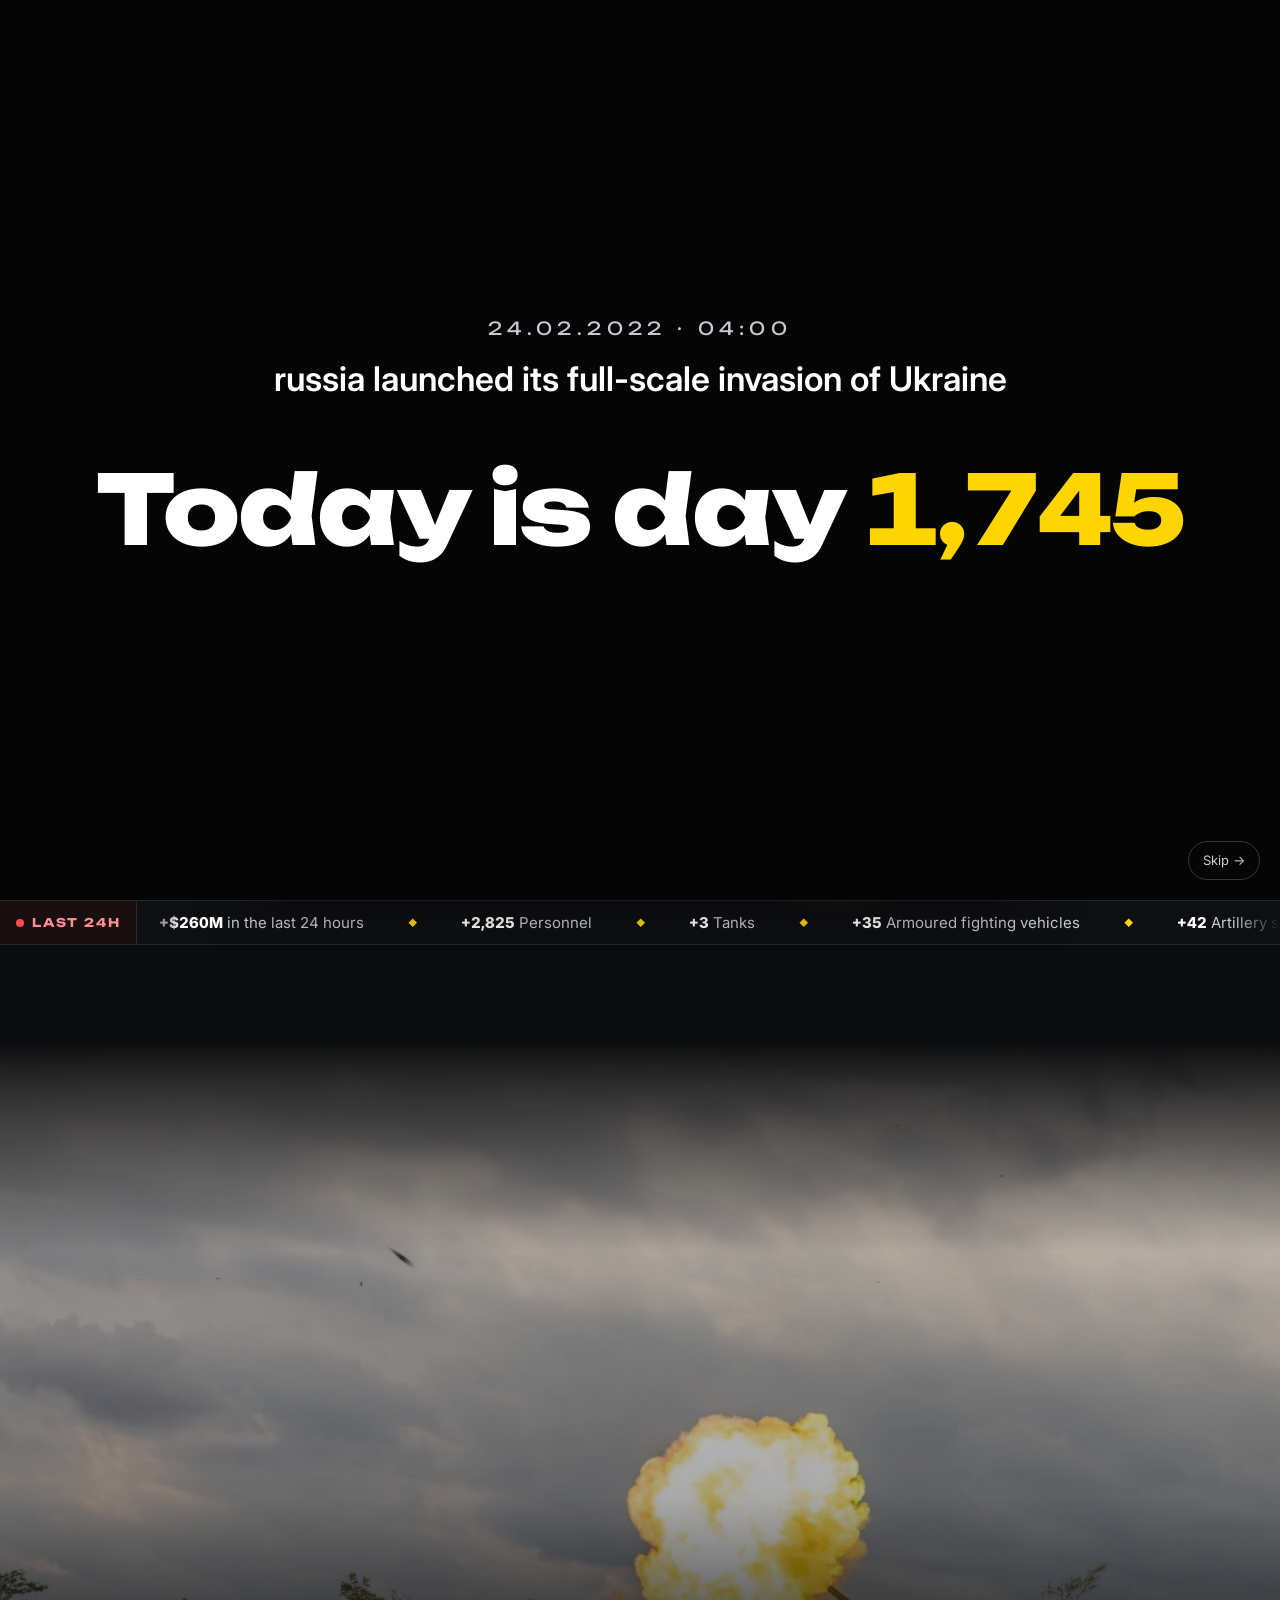
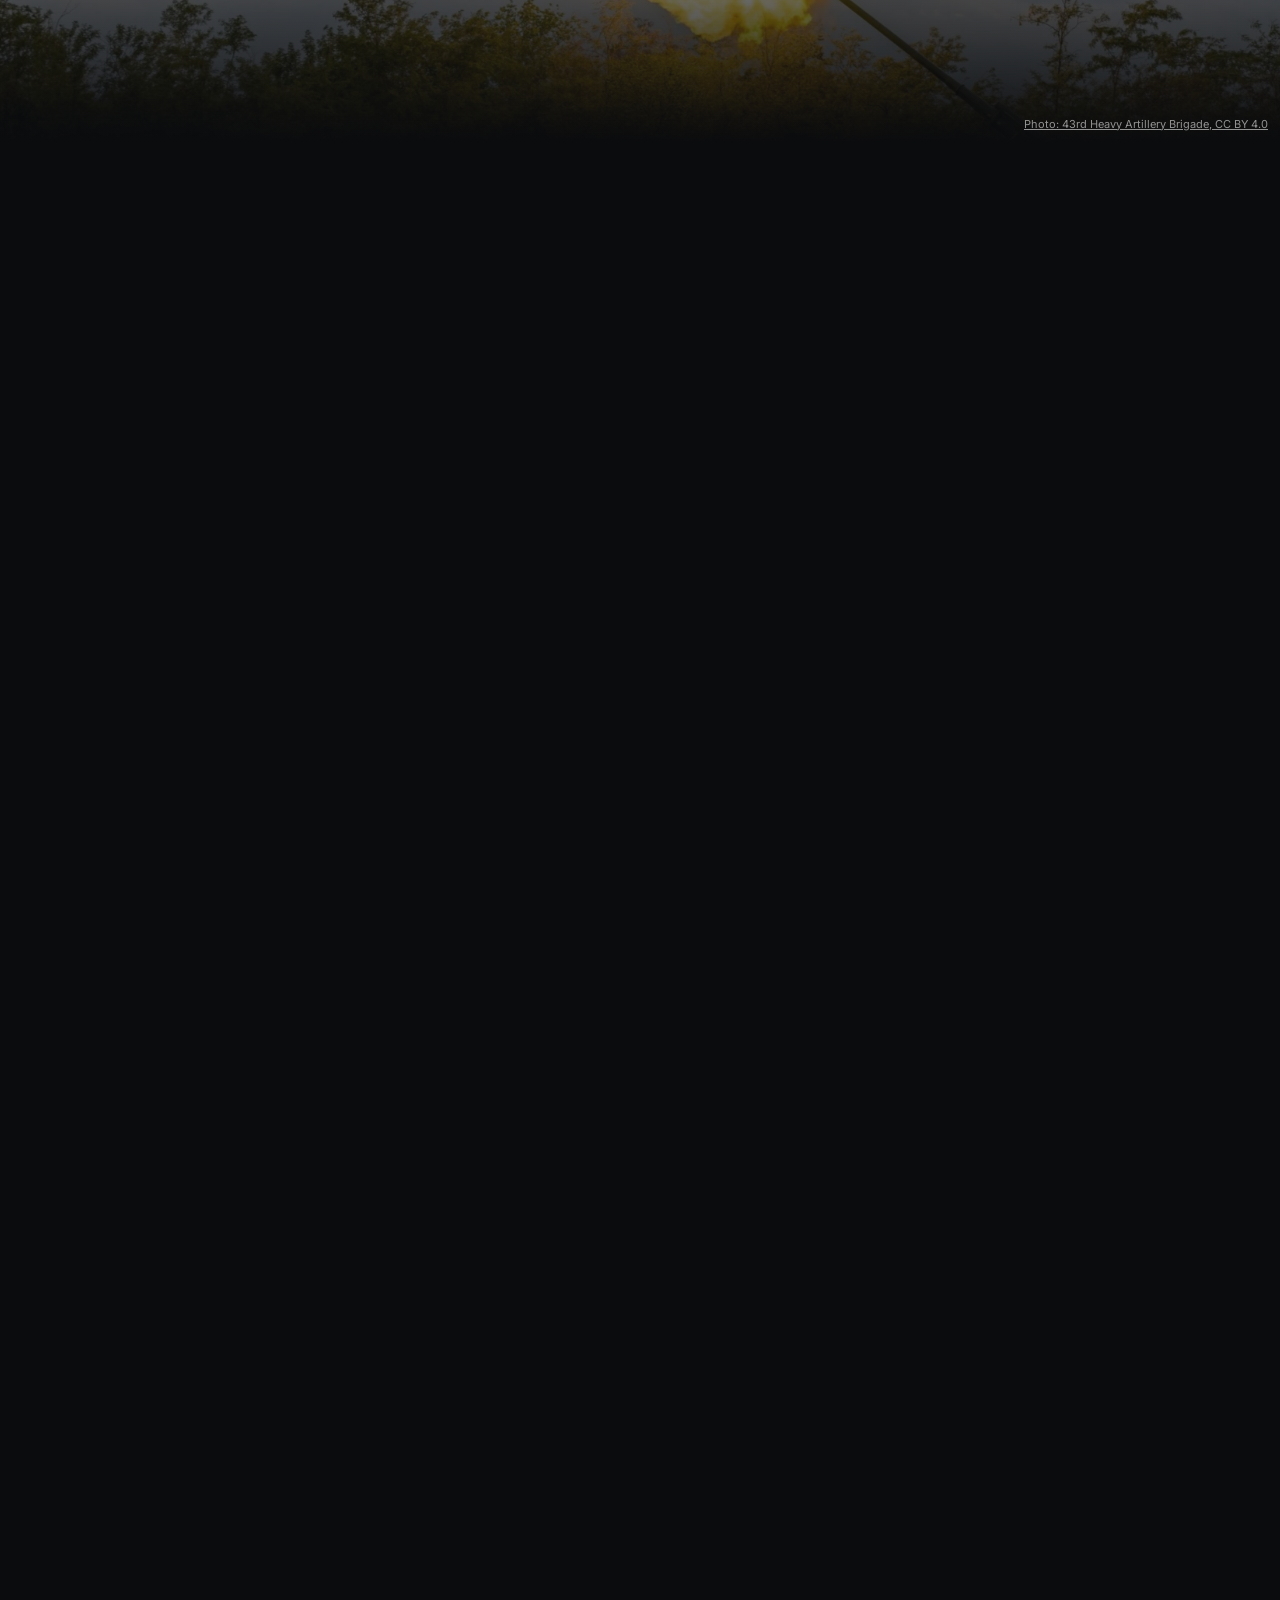
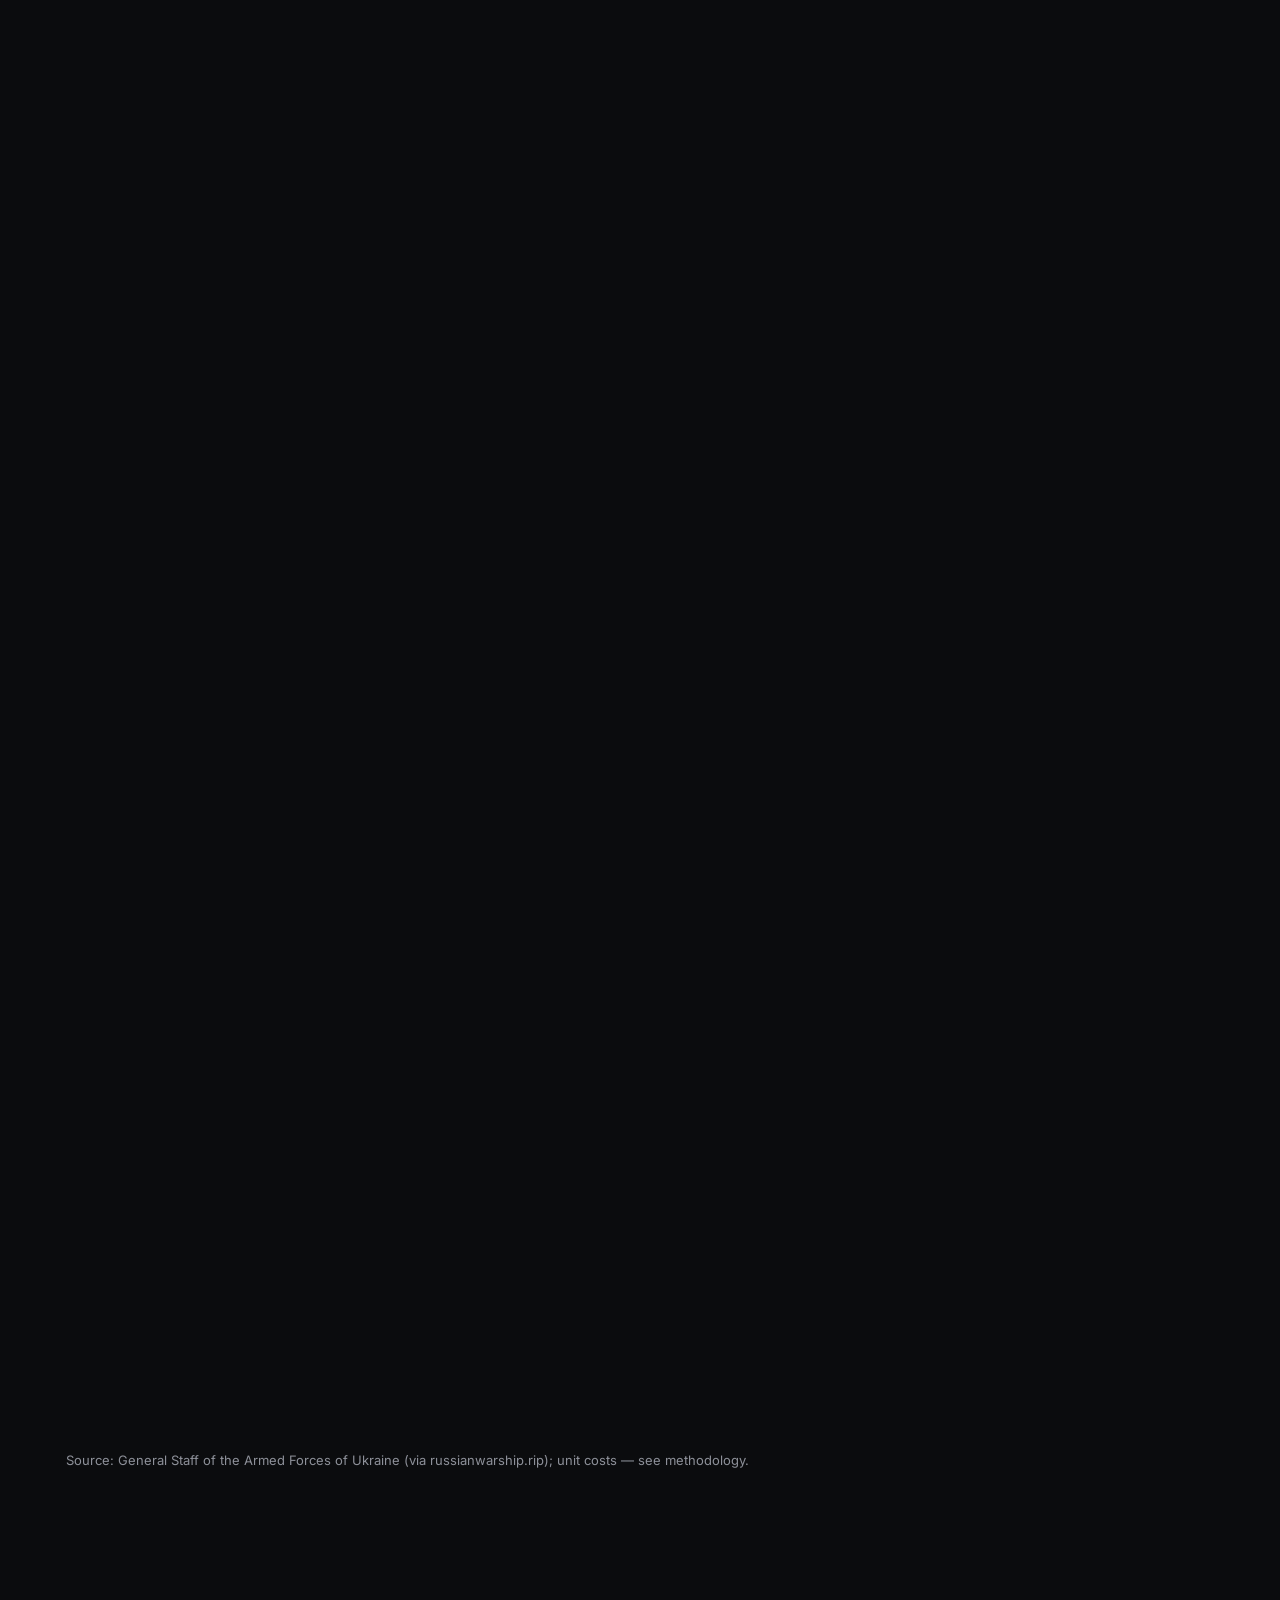
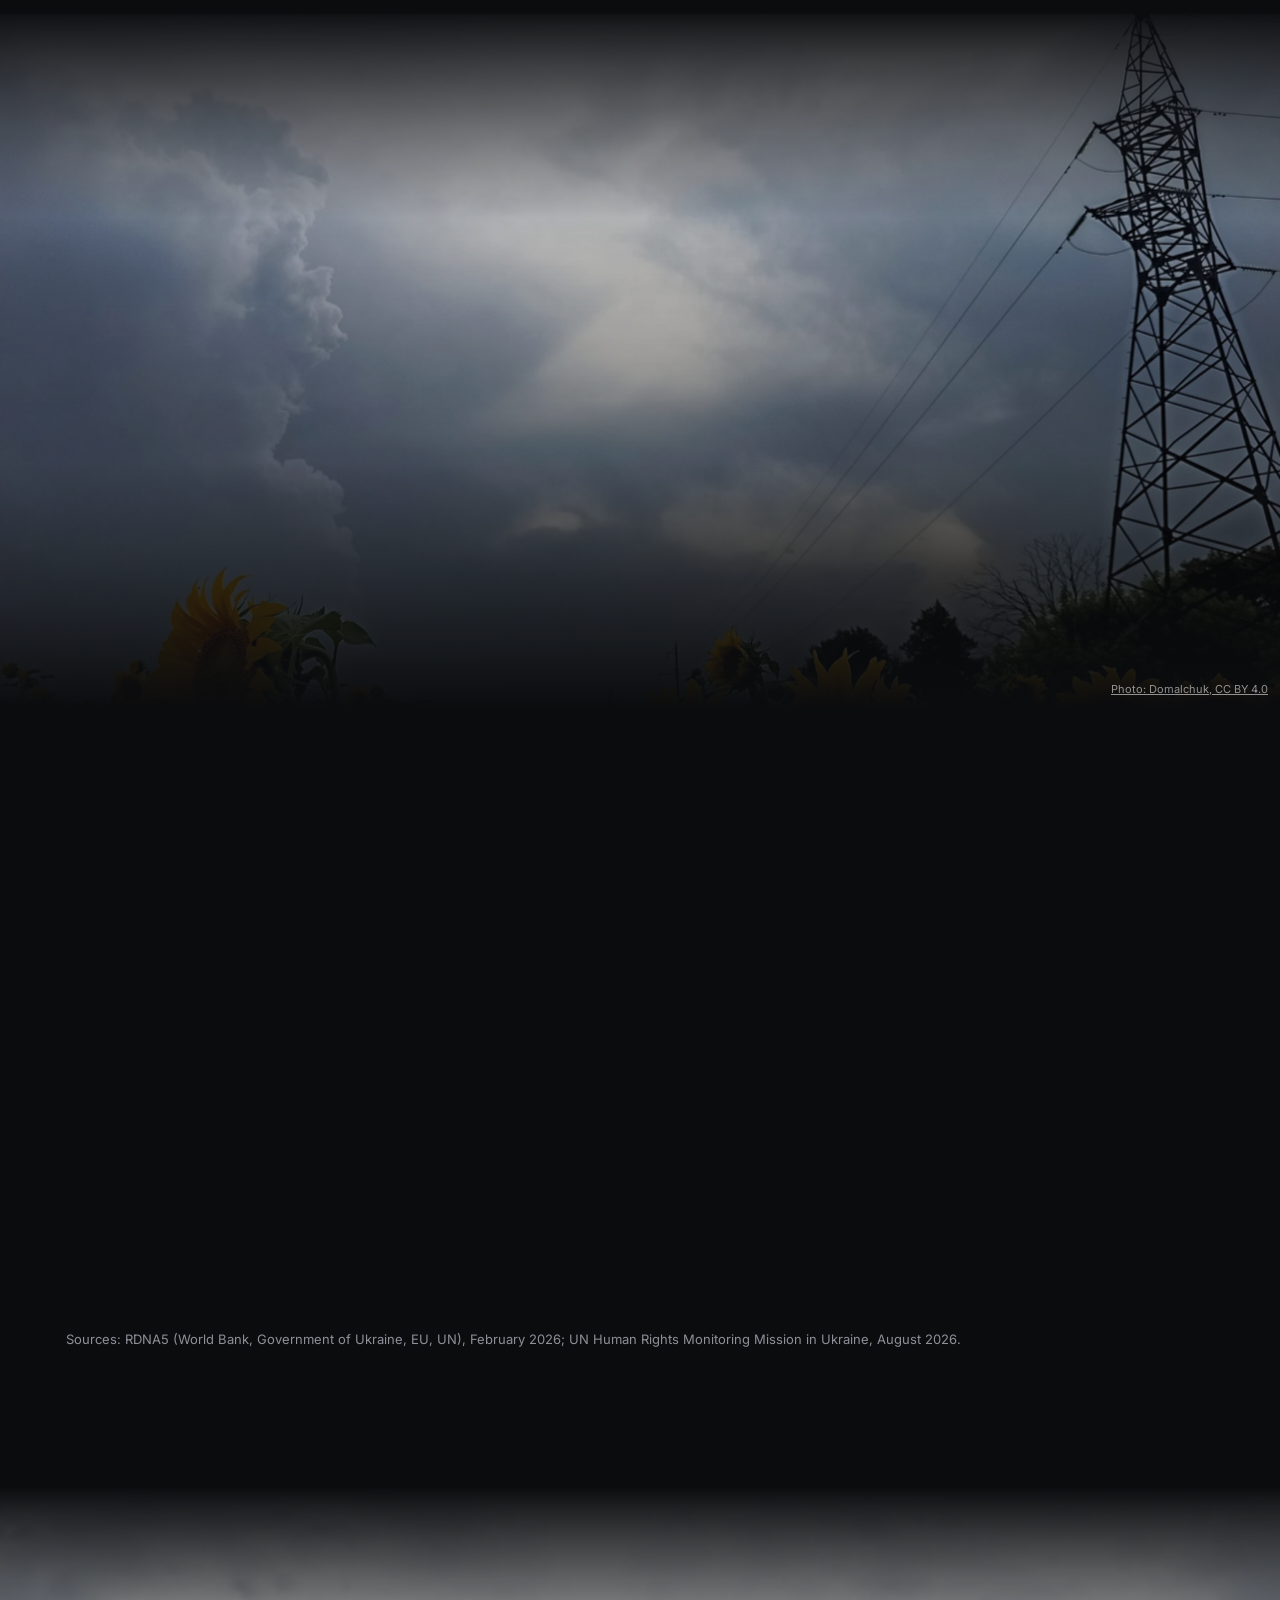
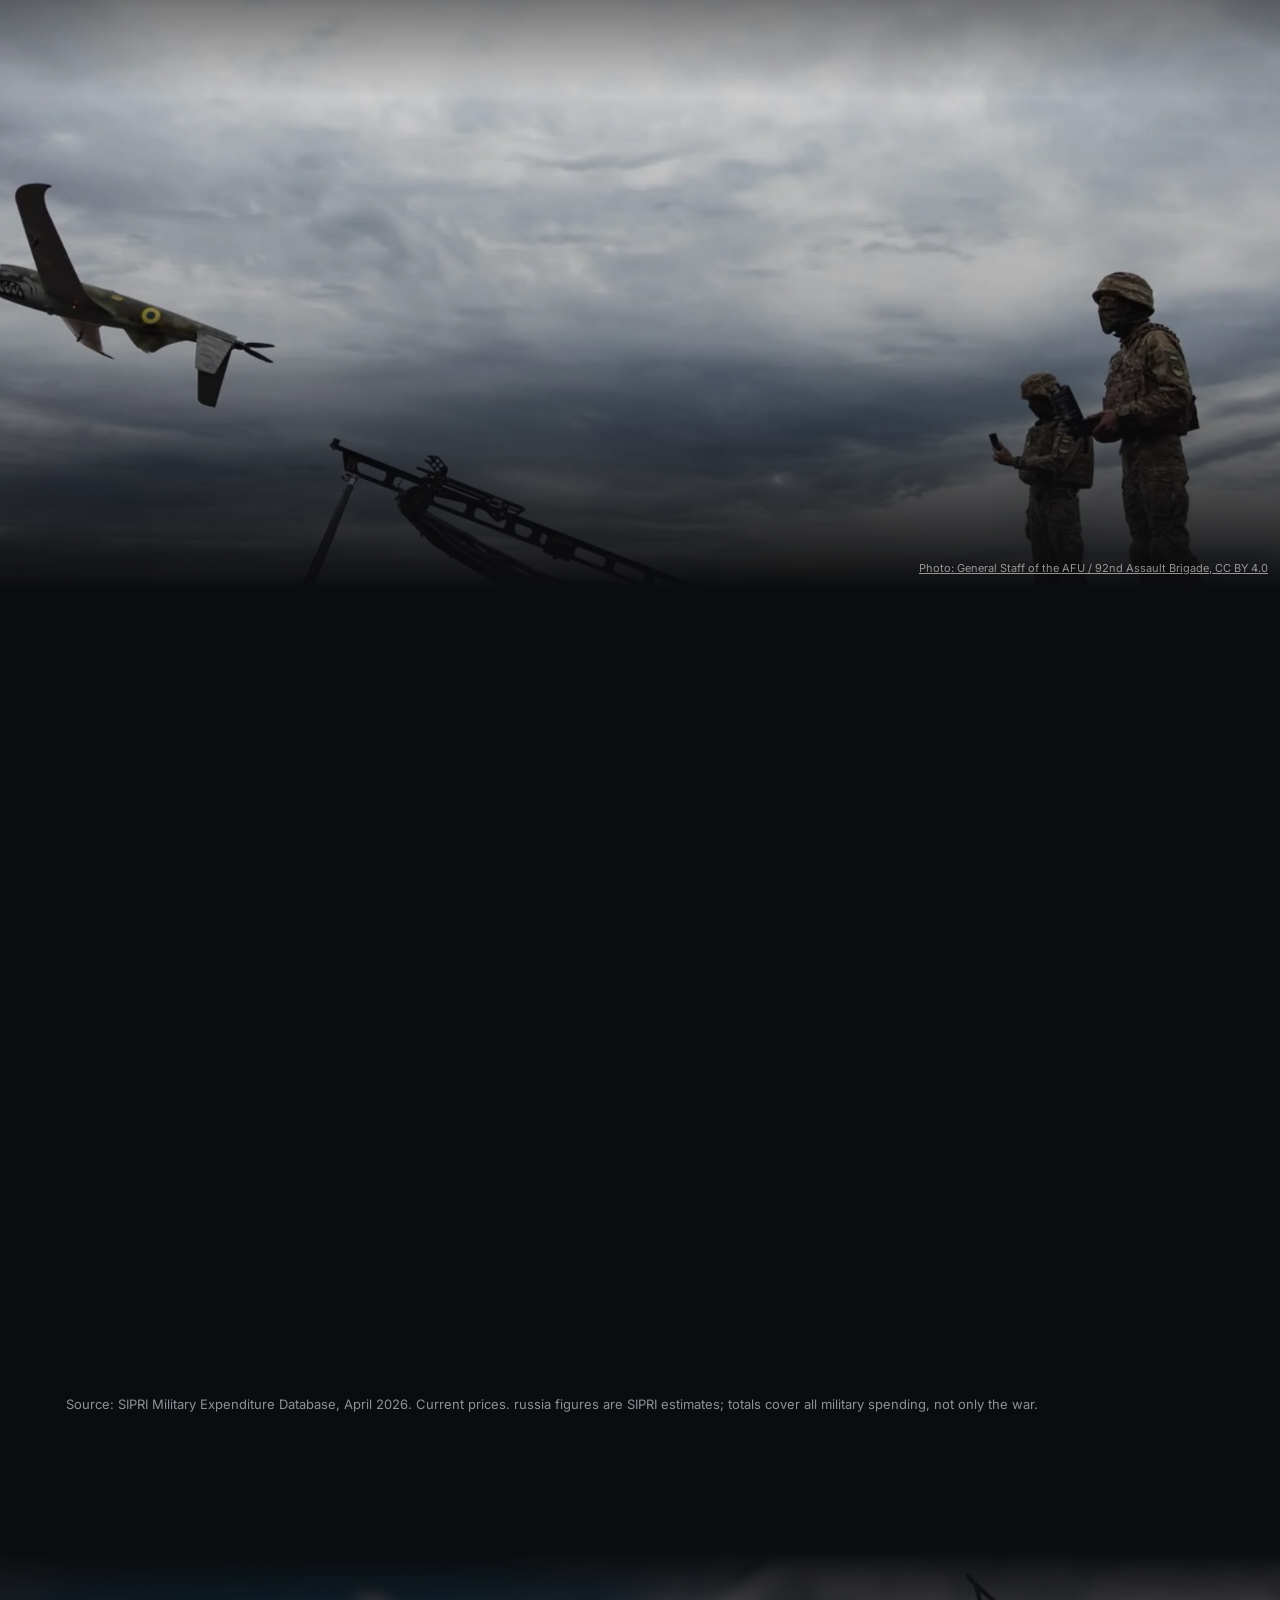
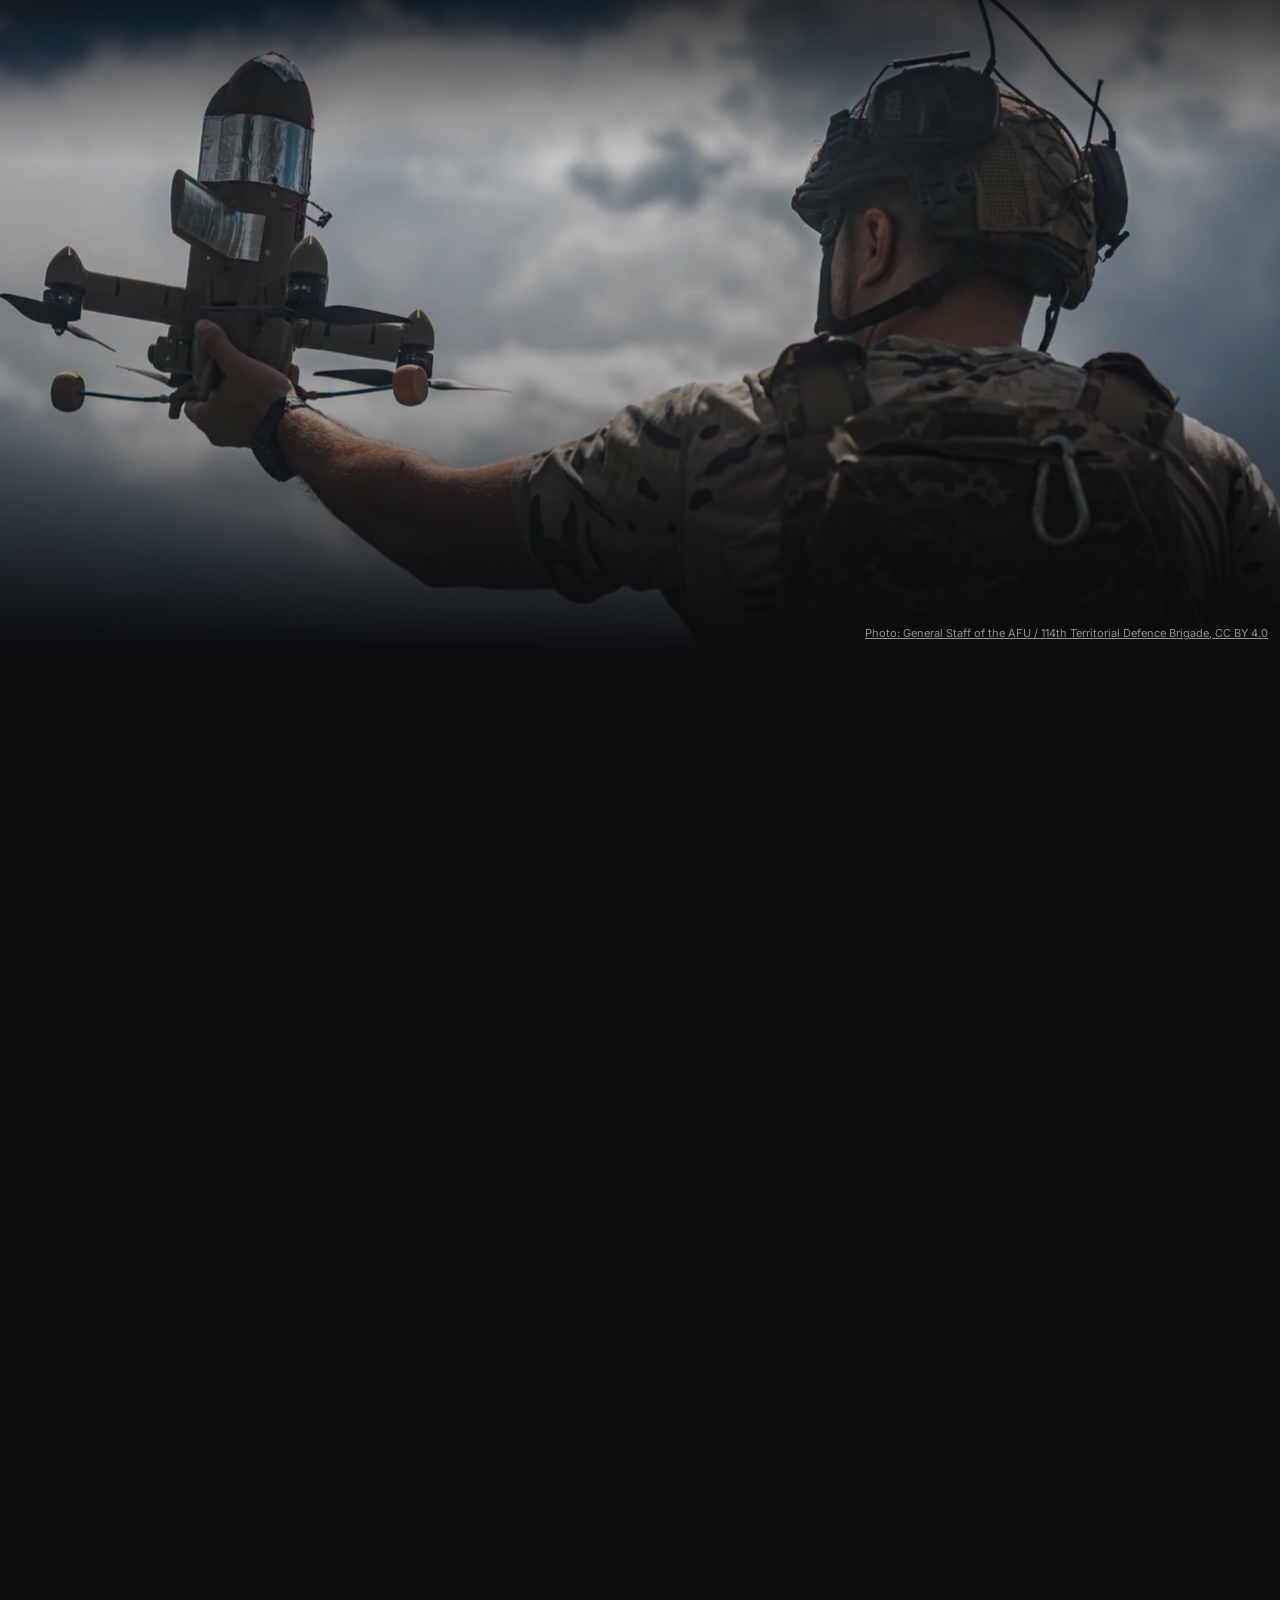
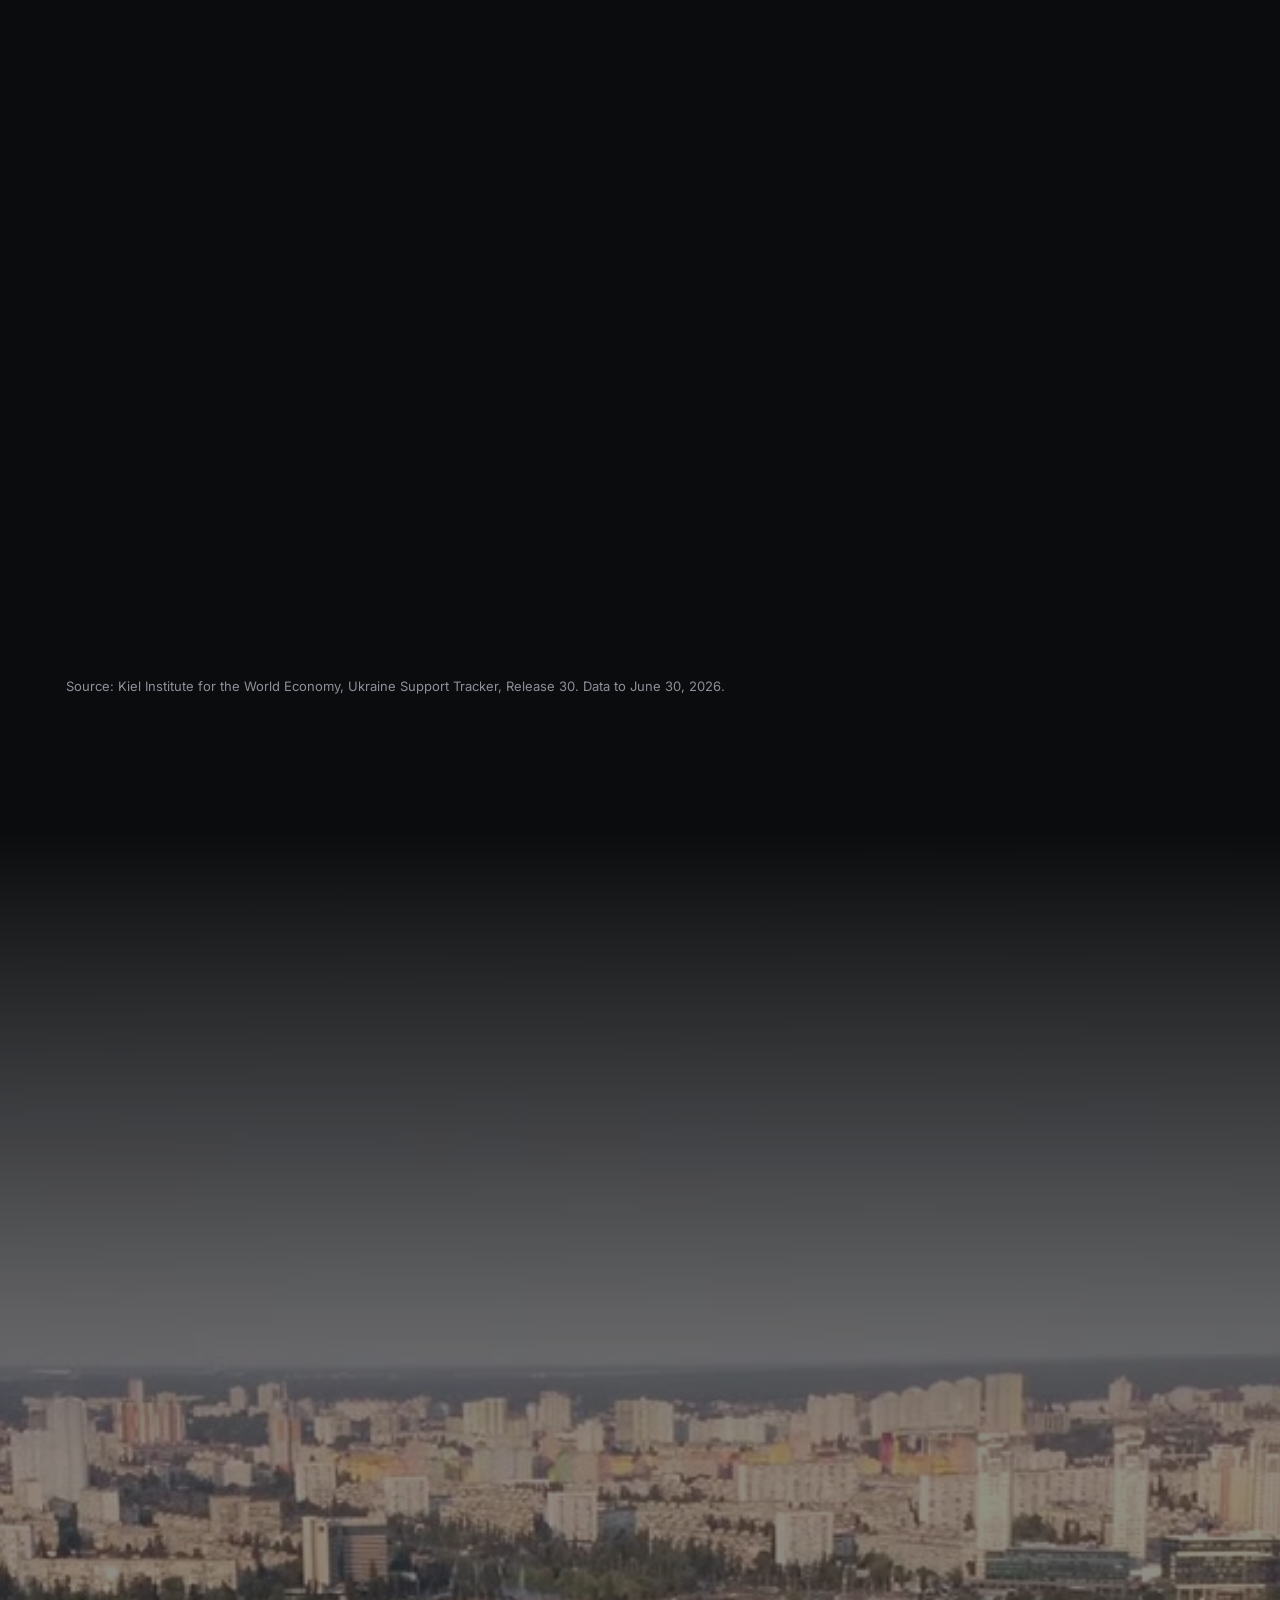
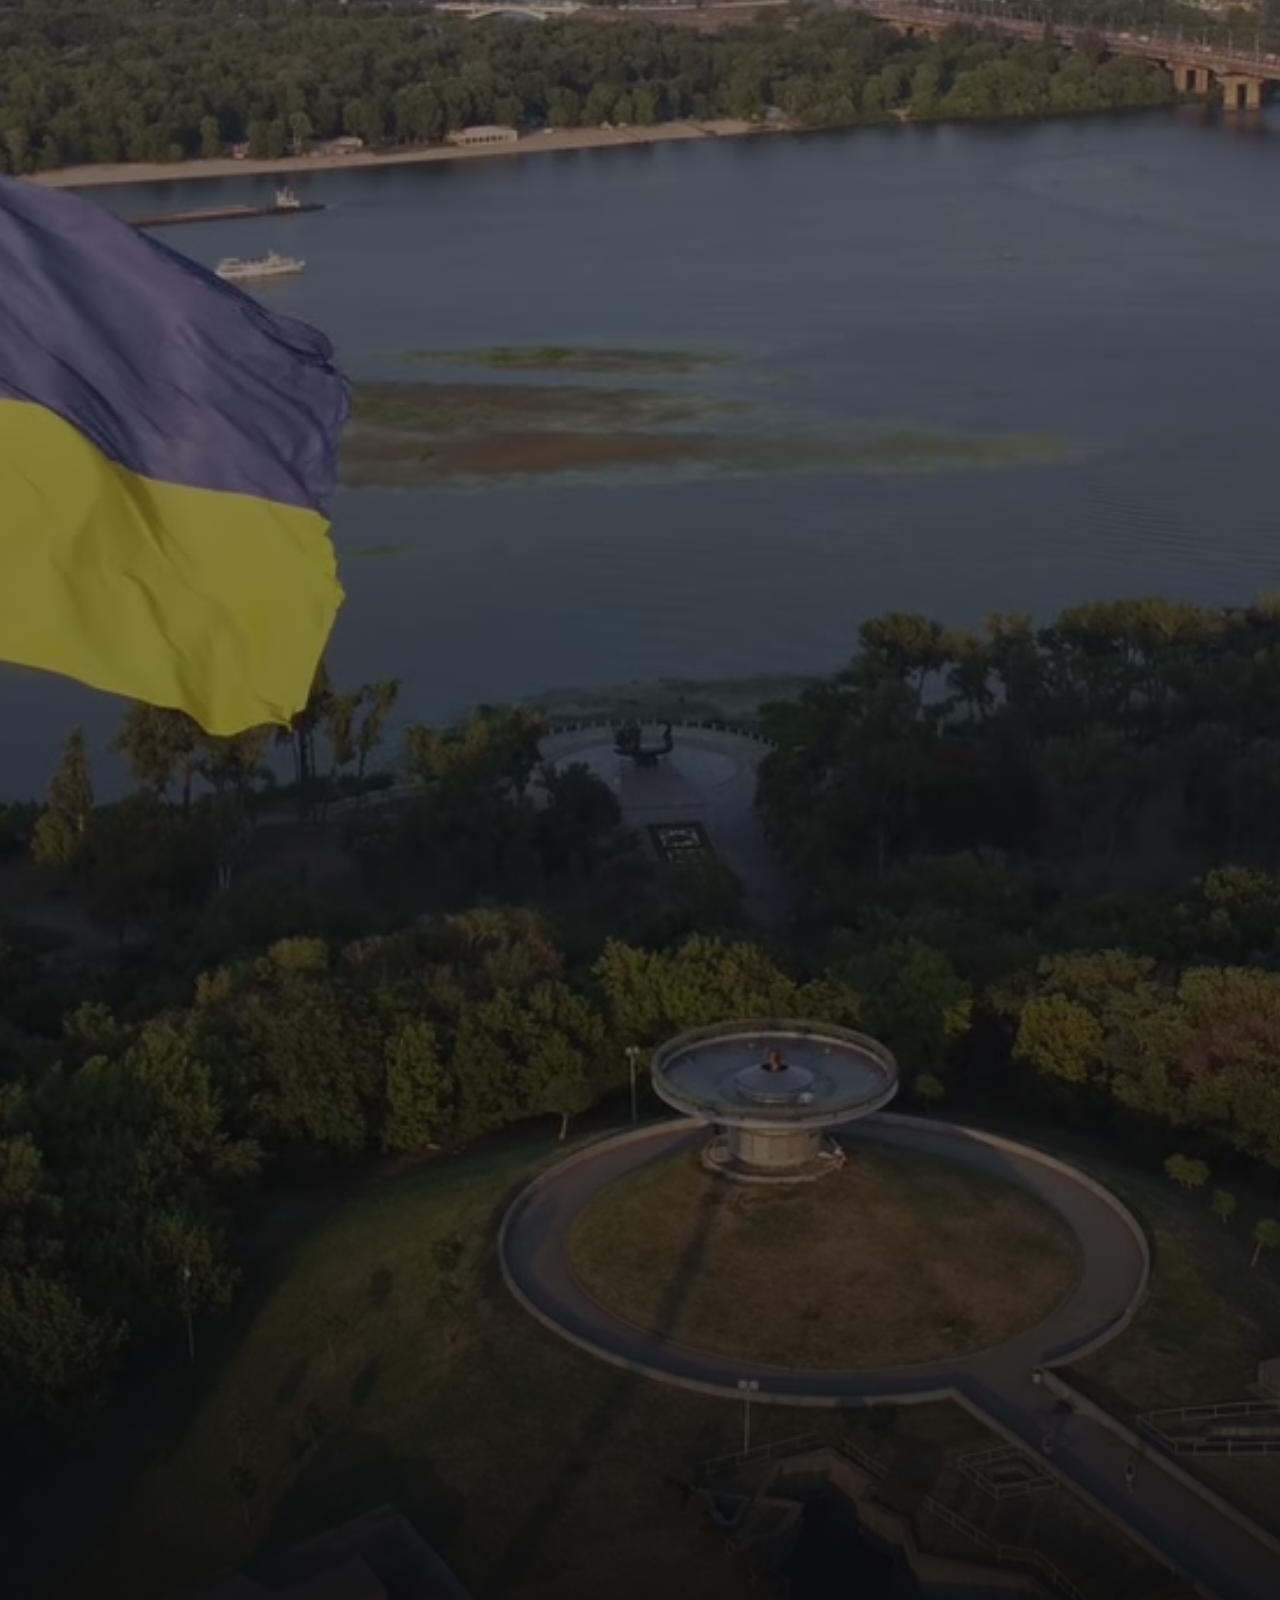
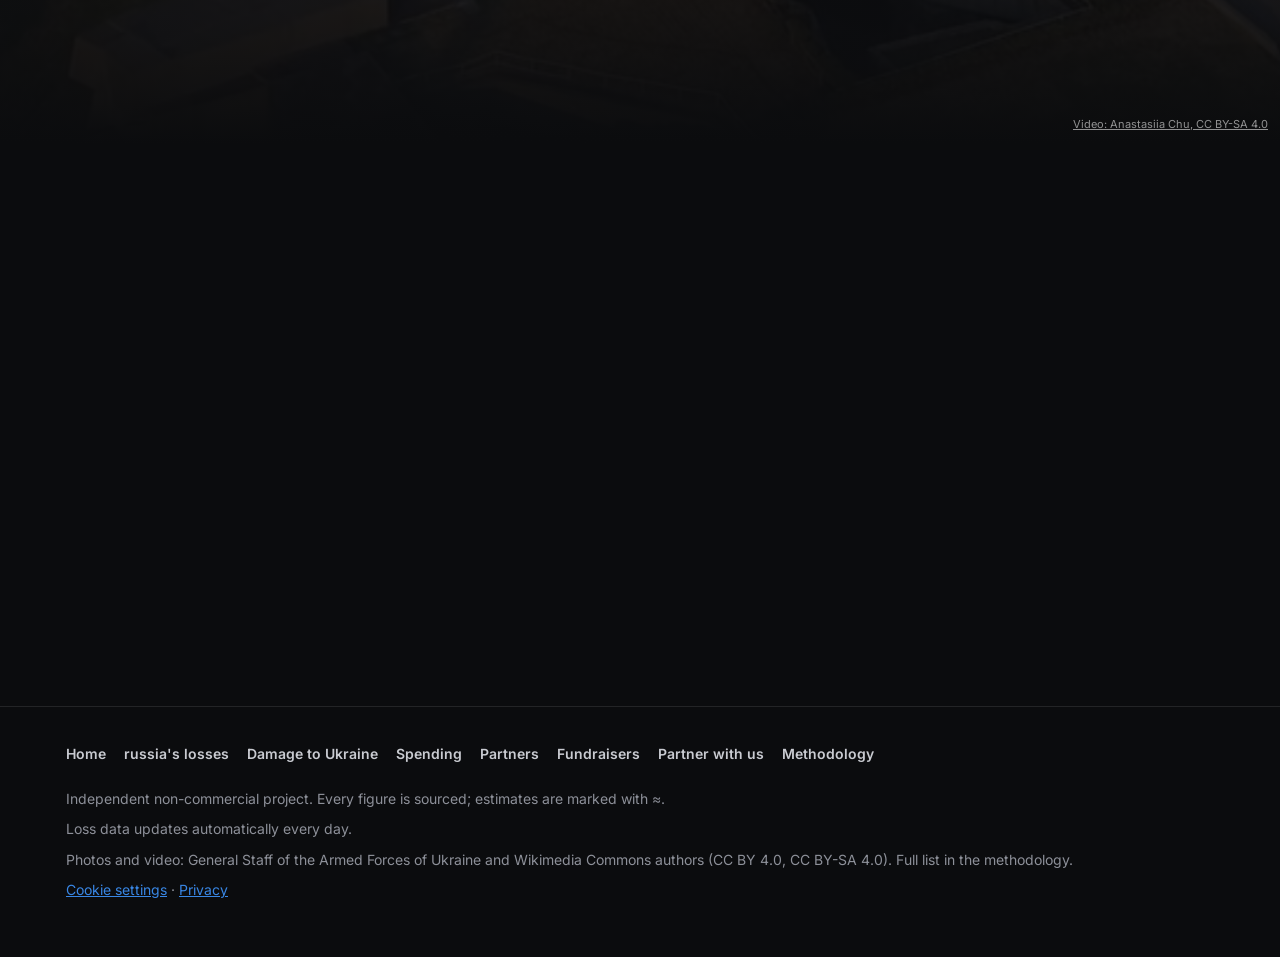
<file: index.html>
<!doctype html>
<html lang="uk">
<head>
  <meta charset="utf-8">
  <meta name="viewport" content="width=device-width, initial-scale=1">
  <title>Ціна війни — калькулятор війни росії проти України</title>
  <meta name="description" data-i18n-attr="content:meta.desc" content="Скільки коштує війна: втрати росії, збитки України, витрати сторін, допомога партнерів і твій особистий внесок.">
  <meta name="theme-color" content="#0b0c0e">
  <meta property="og:type" content="website">
  <meta property="og:title" content="Ціна війни / Cost of War">
  <meta property="og:description" content="Втрати росії, збитки України, витрати сторін, допомога партнерів і твій внесок — з джерелами.">
  <meta property="og:image" content="assets/media/hero.webp">
  <link rel="icon" href="data:image/svg+xml,%3Csvg xmlns='http://www.w3.org/2000/svg' viewBox='0 0 3 2'%3E%3Crect width='3' height='1' fill='%230057b8'/%3E%3Crect y='1' width='3' height='1' fill='%23ffd500'/%3E%3C/svg%3E">
  <link rel="preload" as="image" href="assets/media/hero-video-poster.jpg">
  <link rel="preconnect" href="https://fonts.googleapis.com">
  <link rel="preconnect" href="https://fonts.gstatic.com" crossorigin>
  <link href="https://fonts.googleapis.com/css2?family=Inter:wght@400;600;700;800&family=Unbounded:wght@600;700;800&display=swap" rel="stylesheet">
  <link rel="stylesheet" href="assets/style.css">
  <!-- Google Analytics 4 with Consent Mode v2: nothing is stored until the visitor agrees. -->
  <script>
    window.dataLayer = window.dataLayer || [];
    function gtag(){dataLayer.push(arguments);}
    gtag("consent", "default", { ad_storage: "denied", ad_user_data: "denied", ad_personalization: "denied",
      analytics_storage: "denied", functionality_storage: "granted", security_storage: "granted", wait_for_update: 500 });
    try { if (localStorage.getItem("consent") === "granted") gtag("consent", "update", { analytics_storage: "granted" }); } catch (e) {}
    gtag("js", new Date());
    gtag("config", "G-9LBY5LGE8E", { anonymize_ip: true });
  </script>
  <script async src="https://www.googletagmanager.com/gtag/js?id=G-9LBY5LGE8E"></script>
  <script>document.documentElement.classList.add("js");</script>
</head>
<body data-page="home">
  <div class="intro" id="intro" hidden aria-hidden="true">
    <div class="intro-inner">
      <p class="intro-date" id="intro-date">24.02.2022 · 04:00</p>
      <p class="intro-line" id="intro-line"></p>
      <p class="intro-day"><span id="intro-label"></span> <span class="num" id="intro-day">1</span></p>
    </div>
    <button class="intro-skip" id="intro-skip" type="button"></button>
  </div>
  <main>
    <!-- Hero: war footage + kinetic type -->
    <section class="hero hero3" aria-labelledby="hero-h1">
      <div class="hero-video" aria-hidden="true">
        <video id="hero-video" autoplay muted loop playsinline preload="auto" poster="assets/media/hero-video-poster.jpg">
          <source src="assets/media/hero-1080.mp4" type="video/mp4" media="(min-width: 1000px)">
          <source src="assets/media/hero-720.mp4" type="video/mp4">
        </video>
      </div>
      <div class="wrap">
        <span class="eyebrow"><span class="live-dot" aria-hidden="true"></span><span id="hero-day">&nbsp;</span></span>
        <h1 class="kt-title" id="hero-h1" data-i18n="kt.title">ЦІНА ВІЙНИ</h1>
        <p class="counter-label" data-i18n="hero.label"></p>
        <div class="hero-counter num" id="hero-total">…</div>
        <div class="counter-meta"><span id="hero-today"></span><span class="muted" data-i18n="hero.live"></span></div>
        <div class="kt-rot" id="kt-rot" aria-live="polite"></div>
        <div class="hero-actions">
          <a class="cta" href="#contribute" data-i18n="hero.cta">Долучитися</a>
          <a class="cta alt" href="#russia" data-i18n="hero.explore">Дивитися цифри</a>
        </div>
        <div class="keynums stagger reveal" style="margin-top:40px">
          <a href="#russia"><div class="v num" data-count="ru"></div><div class="l" data-i18n="key.ru"></div></a>
          <a href="#ukraine"><div class="v num" data-count="ua"></div><div class="l" data-i18n="key.ua"></div></a>
          <a href="#spending"><div class="v num" data-count="sp"></div><div class="l" data-i18n="key.sp"></div></a>
          <a href="#partners"><div class="v num" data-count="pa"></div><div class="l" data-i18n="key.pa"></div></a>
        </div>
      </div>
      <p class="credit" data-i18n="credit.video">Відео: 26 ОАБр, ГУР МО, Суспільне Око (CC BY 4.0); армія США (public domain)</p>
    </section>

    <div class="newsline" aria-label="">
      <span class="newsline-tag"><span class="live-dot" aria-hidden="true"></span><span data-i18n="news.tag"></span></span>
      <div class="newsline-track"><div class="newsline-run" id="newsline"></div></div>
    </div>


    <!-- 01 russia -->
    <section class="chapter" id="russia">
      <div class="media" data-parallax style="background-image:url('assets/media/pion.webp')"></div>
      <div class="wrap reveal" data-no="01">
        <div class="no" data-i18n="ch.1">Розділ 01</div>
        <h2 data-i18n="ru.title">Ціна війни для росії</h2>
        <p class="lead" data-i18n="ru.lead"></p>
      </div>
      <p class="credit"><a href="https://commons.wikimedia.org/wiki/File:UA_43rd_brigade_firing_2S7_Pion_03.jpg" target="_blank" rel="noopener" data-i18n="credit.himars">Фото: 43 ОАБр, CC BY 4.0</a></p>
    </section>
    <section class="block">
      <div class="wrap">
        <!-- time machine -->
        <div class="card tm reveal" id="tm">
          <div class="tm-top">
            <div><div class="h-display" data-i18n="tm.title"></div><p class="chart-sub" data-i18n="tm.lead"></p></div>
            <div style="text-align:right"><div class="tm-day" id="tm-day"></div><div class="tm-date" id="tm-date"></div></div>
          </div>
          <div class="tm-cost num" id="tm-cost"></div>
          <p class="muted" data-i18n="hero.label"></p>
          <div class="tm-chart" id="tm-chart"></div>
          <div class="tm-controls">
            <button class="play" id="tm-play" type="button" data-i18n-attr="aria-label:tm.play">▶</button>
            <input type="range" id="tm-range" min="0" max="1" value="1" data-i18n-attr="aria-label:tm.title">
          </div>
          <div class="tm-grid" id="tm-grid"></div>
        </div>

        <!-- equipment wall -->
        <div class="card chart-card reveal">
          <div class="chart-head">
            <div><div class="h-display" data-i18n="wall.title"></div><p class="chart-sub" id="wall-sub"></p></div>
            <div class="chips" id="wall-chips"></div>
          </div>
          <canvas class="wall-canvas" id="wall" role="img"></canvas>
          <div class="wall-foot"><span id="wall-total"></span><span class="wall-hint" id="wall-hint"></span><span id="wall-cost"></span></div>
        </div>

        <div class="losses reveal" id="losses"></div>

        <div class="card chart-card reveal">
          <div class="chart-head">
            <div><div class="h-display" data-i18n="ru.chart.title"></div><p class="chart-sub" data-i18n="ru.chart.sub"></p></div>
          </div>
          <div class="hbars" id="ru-chart"></div>
        </div>
        <p class="source" data-i18n="ru.source"></p>
      </div>
    </section>

    <!-- 02 Ukraine -->
    <section class="chapter" id="ukraine">
      <div class="media" data-parallax style="background-image:url('assets/media/sunflowers.webp')"></div>
      <div class="wrap reveal" data-no="02">
        <div class="no" data-i18n="ch.2">Розділ 02</div>
        <h2 data-i18n="ua.title">Збитки Україні</h2>
        <p class="lead" data-i18n="ua.lead"></p>
      </div>
      <p class="credit"><a href="https://commons.wikimedia.org/wiki/File:Cumulonimbus_storm_clouds_over_sunflower_field_Ukraine.jpg" target="_blank" rel="noopener" data-i18n="credit.sunflowers">Фото: Domalchuk, CC BY 4.0</a></p>
    </section>
    <section class="block">
      <div class="wrap">
        <div class="stats reveal">
          <div class="card stat"><div class="v num" id="ua-damage"></div><div class="l" data-i18n="ua.damage"></div></div>
          <div class="card stat"><div class="v num" id="ua-needs"></div><div class="l" data-i18n="ua.needs"></div></div>
          <div class="card stat"><div class="v num" id="ua-housing"></div><div class="l" data-i18n="ua.housing"></div></div>
        </div>
        <div class="split reveal">
          <div class="card">
            <div class="h-display" data-i18n="ua.chart.title"></div>
            <p class="chart-sub" data-i18n="ua.chart.sub"></p>
            <div class="hbars" id="ua-chart" style="margin-top:18px"></div>
          </div>
          <div class="card civ">
            <h3><span class="candle" aria-hidden="true"></span><span data-i18n="ua.civ.title"></span></h3>
            <div class="nums">
              <div><div class="v num" id="civ-killed"></div><div class="l" data-i18n="ua.civ.killed"></div></div>
              <div><div class="v num" id="civ-injured"></div><div class="l" data-i18n="ua.civ.injured"></div></div>
            </div>
            <p id="civ-note"></p>
          </div>
        </div>
        <p class="source" data-i18n="ua.source"></p>
      </div>
    </section>

    <!-- 03 Spending -->
    <section class="chapter" id="spending">
      <div class="media" data-parallax style="background-image:url('assets/media/launch.webp')"></div>
      <div class="wrap reveal" data-no="03">
        <div class="no" data-i18n="ch.3">Розділ 03</div>
        <h2 data-i18n="sp.title">Хто скільки витрачає на війну</h2>
        <p class="lead" data-i18n="sp.lead"></p>
      </div>
      <p class="credit"><a href="https://commons.wikimedia.org/wiki/File:Drone_launch_92nd_oshbr.jpg" target="_blank" rel="noopener" data-i18n="credit.launch">Фото: Генштаб ЗСУ / 92 ОШБр, CC BY 4.0</a></p>
    </section>
    <section class="block">
      <div class="wrap">
        <div class="ticker reveal"><span class="v num" id="sp-live">$0</span><span class="l" data-i18n="sp.live"></span></div>
        <div class="stats reveal">
          <div class="card stat"><div class="v num" id="sp-ru"></div><div class="l" data-i18n="sp.sum.ru"></div></div>
          <div class="card stat"><div class="v num" id="sp-ua"></div><div class="l" data-i18n="sp.sum.ua"></div></div>
          <div class="card stat"><div class="v num" id="sp-sec"></div><div class="l" data-i18n="sp.persec"></div></div>
        </div>
        <div class="card chart-card reveal">
          <div class="chart-head">
            <div>
              <div class="h-display" id="sp-chart-title"></div>
              <div class="legend" style="margin-top:8px">
                <span><i style="background:var(--russia)"></i><span data-i18n="sp.russia"></span></span>
                <span><i style="background:var(--ukraine)"></i><span data-i18n="sp.ukraine"></span></span>
              </div>
            </div>
            <div class="seg-ctl" id="sp-mode" role="group">
              <button type="button" data-mode="usd" aria-pressed="true" data-i18n="sp.mode.usd"></button>
              <button type="button" data-mode="gdp" aria-pressed="false" data-i18n="sp.mode.gdp"></button>
              <button type="button" data-mode="gov" aria-pressed="false" data-i18n="sp.mode.gov"></button>
            </div>
          </div>
          <div id="sp-chart"></div>
        </div>
        <p class="source" data-i18n="sp.source"></p>
      </div>
    </section>

    <!-- 04 Partners -->
    <section class="chapter" id="partners">
      <div class="media" data-parallax style="background-image:url('assets/media/sting.webp')"></div>
      <div class="wrap reveal" data-no="04">
        <div class="no" data-i18n="ch.4">Розділ 04</div>
        <h2 data-i18n="pa.title">Допомога партнерів</h2>
        <p class="lead" id="pa-lead"></p>
      </div>
      <p class="credit"><a href="https://commons.wikimedia.org/wiki/File:Sting_launch_114th_tobr.jpg" target="_blank" rel="noopener" data-i18n="credit.sting">Фото: Генштаб ЗСУ / 114 ОБр ТрО, CC BY 4.0</a></p>
    </section>
    <section class="block">
      <div class="wrap">
        <div class="globe-wrap reveal">
          <div class="globe-box">
            <canvas id="globe" class="globe" role="img" data-i18n-attr="aria-label:globe.title"></canvas>
            <p class="globe-hint" data-i18n="globe.hint"></p>
          </div>
          <div class="globe-side">
            <div class="h-display" data-i18n="globe.title"></div>
            <p class="lead" id="globe-lead"></p>
            <ol class="globe-list" id="globe-list"></ol>
          </div>
        </div>
        <div class="stats four reveal">
          <div class="card stat"><div class="v num" id="pa-total"></div><div class="l" data-i18n="pa.total"></div></div>
          <div class="card stat"><div class="v num" id="pa-mil"></div><div class="l" data-i18n="pa.military"></div></div>
          <div class="card stat"><div class="v num" id="pa-fin"></div><div class="l" data-i18n="pa.financial"></div></div>
          <div class="card stat"><div class="v num" id="pa-hum"></div><div class="l" data-i18n="pa.humanitarian"></div></div>
        </div>
        <div class="card chart-card reveal">
          <div class="chart-head">
            <div>
              <div class="h-display" data-i18n="pa.chart.title"></div>
              <p class="chart-sub" id="pa-sub"></p>
              <div class="legend" id="pa-legend" style="margin-top:8px">
                <span><i style="background:var(--s1)"></i><span data-i18n="pa.military"></span></span>
                <span><i style="background:var(--s2)"></i><span data-i18n="pa.financial"></span></span>
                <span><i style="background:var(--s3)"></i><span data-i18n="pa.humanitarian"></span></span>
              </div>
            </div>
            <div class="seg-ctl" id="pa-mode" role="group">
              <button type="button" data-mode="eur" aria-pressed="true" data-i18n="pa.sort.eur"></button>
              <button type="button" data-mode="gdp" aria-pressed="false" data-i18n="pa.sort.gdp"></button>
            </div>
          </div>
          <div class="hbars" id="pa-chart"></div>
          <details class="tbl">
            <summary id="pa-table-toggle"></summary>
            <div class="tbl-scroll"><table id="pa-table"></table></div>
          </details>
        </div>
        <p class="source" id="pa-source"></p>
      </div>
    </section>

    <!-- 05 Contribution -->
    <section class="contrib" id="contribute">
      <div class="media" aria-hidden="true">
        <video id="flag-video" muted loop playsinline preload="none" poster="assets/media/flag-poster.jpg">
          <source src="assets/media/flag.mp4" type="video/mp4">
        </video>
      </div>
      <div class="wrap">
        <div class="reveal" data-no="05">
          <div class="no" data-i18n="ch.5">Розділ 05</div>
          <h2 data-i18n="co.title">Зроби свій внесок</h2>
          <p class="lead" data-i18n="co.lead"></p>
        </div>

        <!-- Step 1: pick a fundraiser -->
        <div class="step reveal" id="fundraisers">
          <div class="step-head">
            <span class="step-n">01</span>
            <div><div class="h-display" data-i18n="st1.t"></div><p class="chart-sub" data-i18n="fr.lead"></p></div>
            <a class="btn-ghost fr-add" href="#contact" data-i18n="fr.add"></a>
          </div>
          <div class="fr-grid stagger" id="fr-grid"></div>
        </div>

        <!-- Step 2: what the donation buys -->
        <div class="step reveal">
          <div class="step-head">
            <span class="step-n">02</span>
            <div><div class="h-display" data-i18n="st2.t"></div><p class="chart-sub" data-i18n="st2.d"></p></div>
          </div>
          <div class="calc">
            <div class="card">
              <div class="field">
                <label for="co-amount" data-i18n="co.amount"></label>
                <div class="input-row">
                  <input id="co-amount" type="number" inputmode="decimal" min="0" step="any" value="5000" class="num">
                  <select id="co-cur" data-i18n-attr="aria-label:co.currency">
                    <option value="UAH">₴ UAH</option>
                    <option value="USD">$ USD</option>
                    <option value="EUR">€ EUR</option>
                  </select>
                </div>
              </div>
              <div class="presets" id="co-presets"></div>
              <p class="source" id="co-fx"></p>
              <h3 style="margin-top:22px" data-i18n="co.funds"></h3>
              <div class="funds" id="co-funds"></div>
            </div>
            <div class="card">
              <h3 data-i18n="co.result"></h3>
              <ul class="buys" id="co-buys"></ul>
              <p id="co-none" class="muted" hidden data-i18n="co.none" style="margin-top:10px"></p>
            </div>
          </div>
        </div>

        <!-- Step 3: share -->
        <div class="step reveal">
          <div class="step-head">
            <span class="step-n">03</span>
            <div><div class="h-display" data-i18n="st3.t"></div><p class="chart-sub" data-i18n="st3.d"></p></div>
          </div>
          <div class="share-card card">
            <canvas class="share-canvas" id="co-canvas" width="1080" height="1350" role="img"></canvas>
            <div class="share-side">
              <div class="tier-badge" id="co-tier"></div>
              <p class="share-tier-d" id="co-tier-d"></p>
              <ol class="tiers" id="co-tiers"></ol>
              <div class="share-row">
                <button class="cta" id="co-download" type="button" data-i18n="co.download"></button>
                <button class="btn-ghost" id="co-share" type="button" data-i18n="co.share"></button>
              </div>
            </div>
          </div>
        </div>
      </div>
      <p class="credit"><a href="https://commons.wikimedia.org/wiki/File:%D0%9D%D0%B0%D1%88_%D0%BF%D1%80%D0%B0%D0%BF%D0%BE%D1%80.webm" target="_blank" rel="noopener" data-i18n="credit.flag">Відео: Anastasiia Chu, CC BY-SA 4.0</a></p>
    </section>

    <!-- 06 Cooperation -->
    <section class="block contact" id="contact" data-cover="assets/media/sunset.webp">
      <div class="wrap">
        <div class="reveal">
          <div class="no" data-i18n="ct.no"></div>
          <h2 data-i18n="ct.title"></h2>
          <p class="lead" data-i18n="ct.lead"></p>
        </div>
        <div class="ct-grid stagger reveal">
          <div class="card ct-card"><span class="ct-ic" aria-hidden="true">01</span><h3 data-i18n="ct.funds.t"></h3><p data-i18n="ct.funds.d"></p></div>
          <div class="card ct-card"><span class="ct-ic" aria-hidden="true">02</span><h3 data-i18n="ct.brands.t"></h3><p data-i18n="ct.brands.d"></p></div>
          <div class="card ct-card"><span class="ct-ic" aria-hidden="true">03</span><h3 data-i18n="ct.media.t"></h3><p data-i18n="ct.media.d"></p></div>
          <div class="card ct-card"><span class="ct-ic" aria-hidden="true">04</span><h3 data-i18n="ct.team.t"></h3><p data-i18n="ct.team.d"></p></div>
        </div>
        <div class="hero-actions reveal" id="ct-actions">
          <a class="cta" id="ct-email" href="#"><span data-i18n="ct.email"></span> →</a>
          <a class="cta alt" id="ct-tg" href="#" target="_blank" rel="noopener" data-i18n="ct.tg"></a>
        </div>
      </div>
    </section>
  </main>

  <div class="tip" id="tip" role="tooltip"></div>
  <script src="assets/i18n.js"></script>
  <script src="assets/silhouettes.js"></script>
  <script src="assets/fx.js"></script>
  <script src="assets/vendor/d3-array.min.js"></script>
  <script src="assets/vendor/d3-geo.min.js"></script>
  <script src="assets/vendor/topojson-client.min.js"></script>
  <script src="assets/globe.js"></script>
  <script src="assets/app.js"></script>
</body>
</html>
</file>
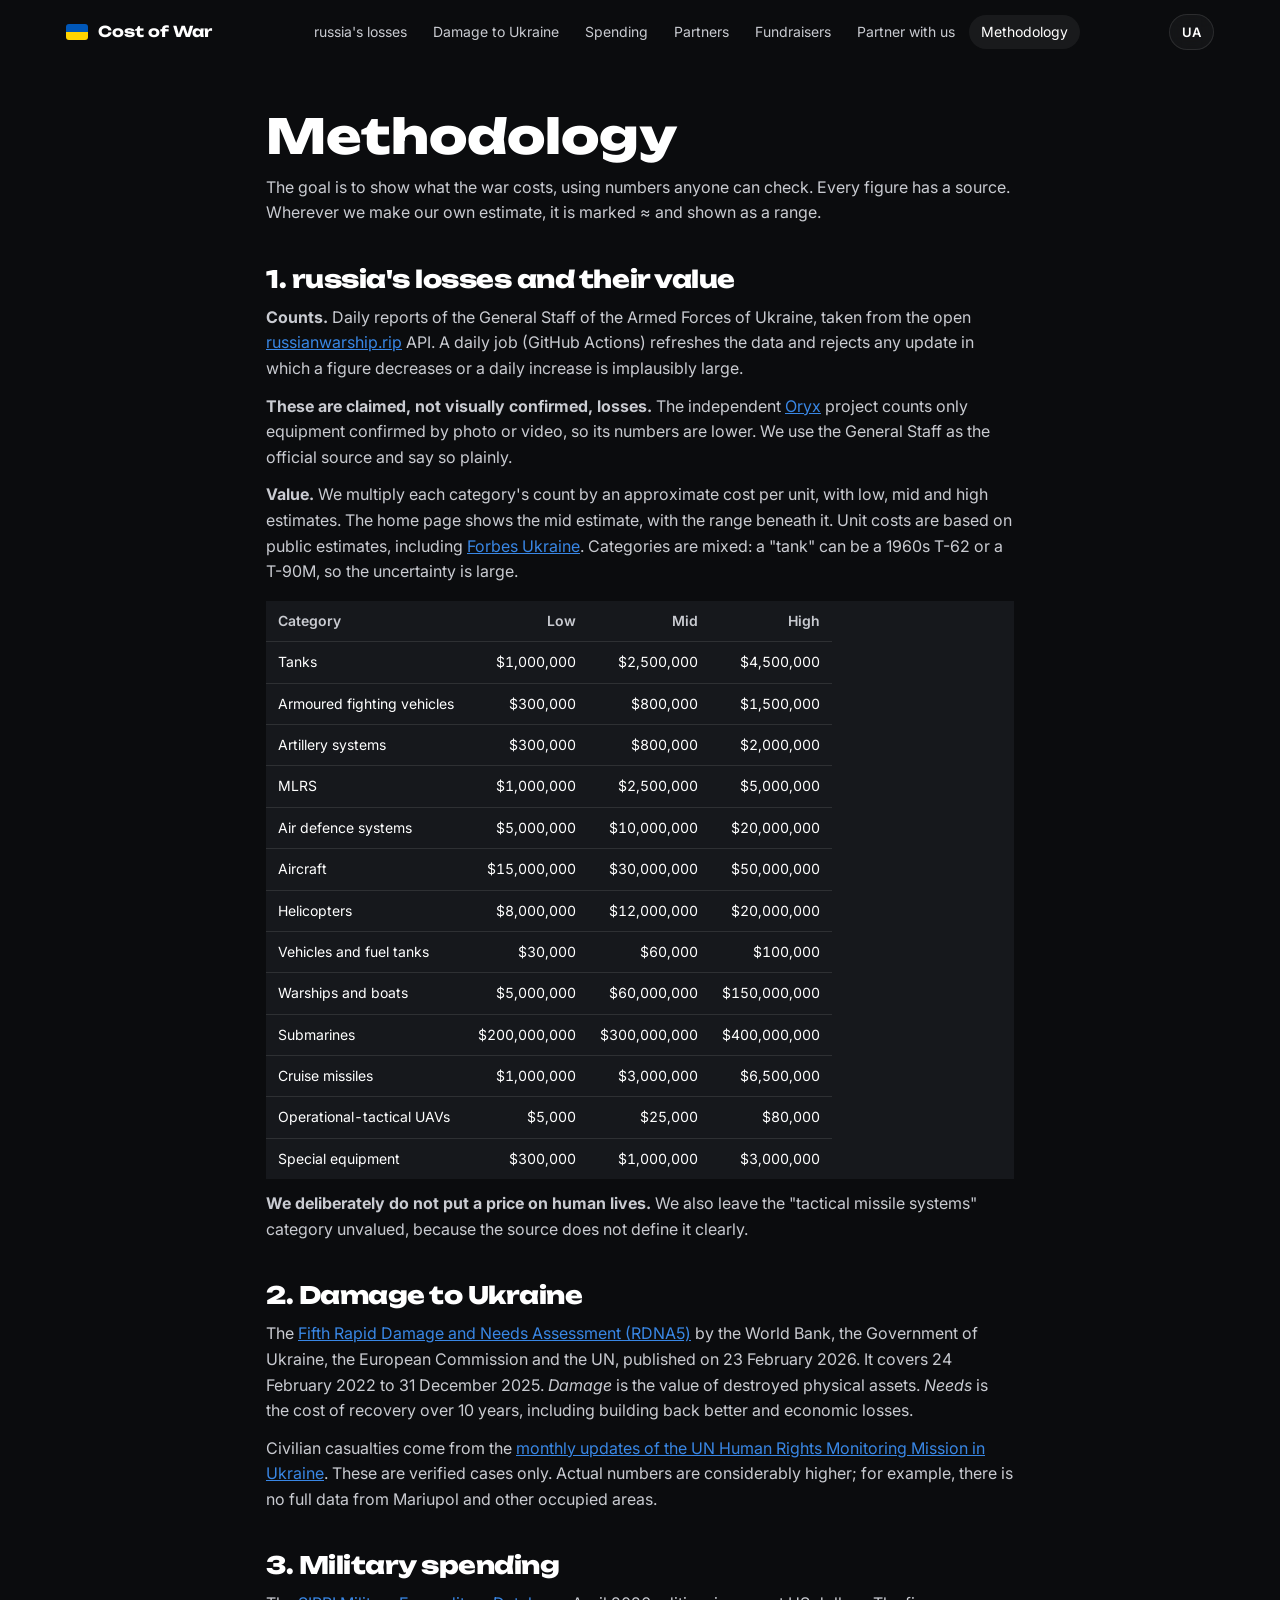
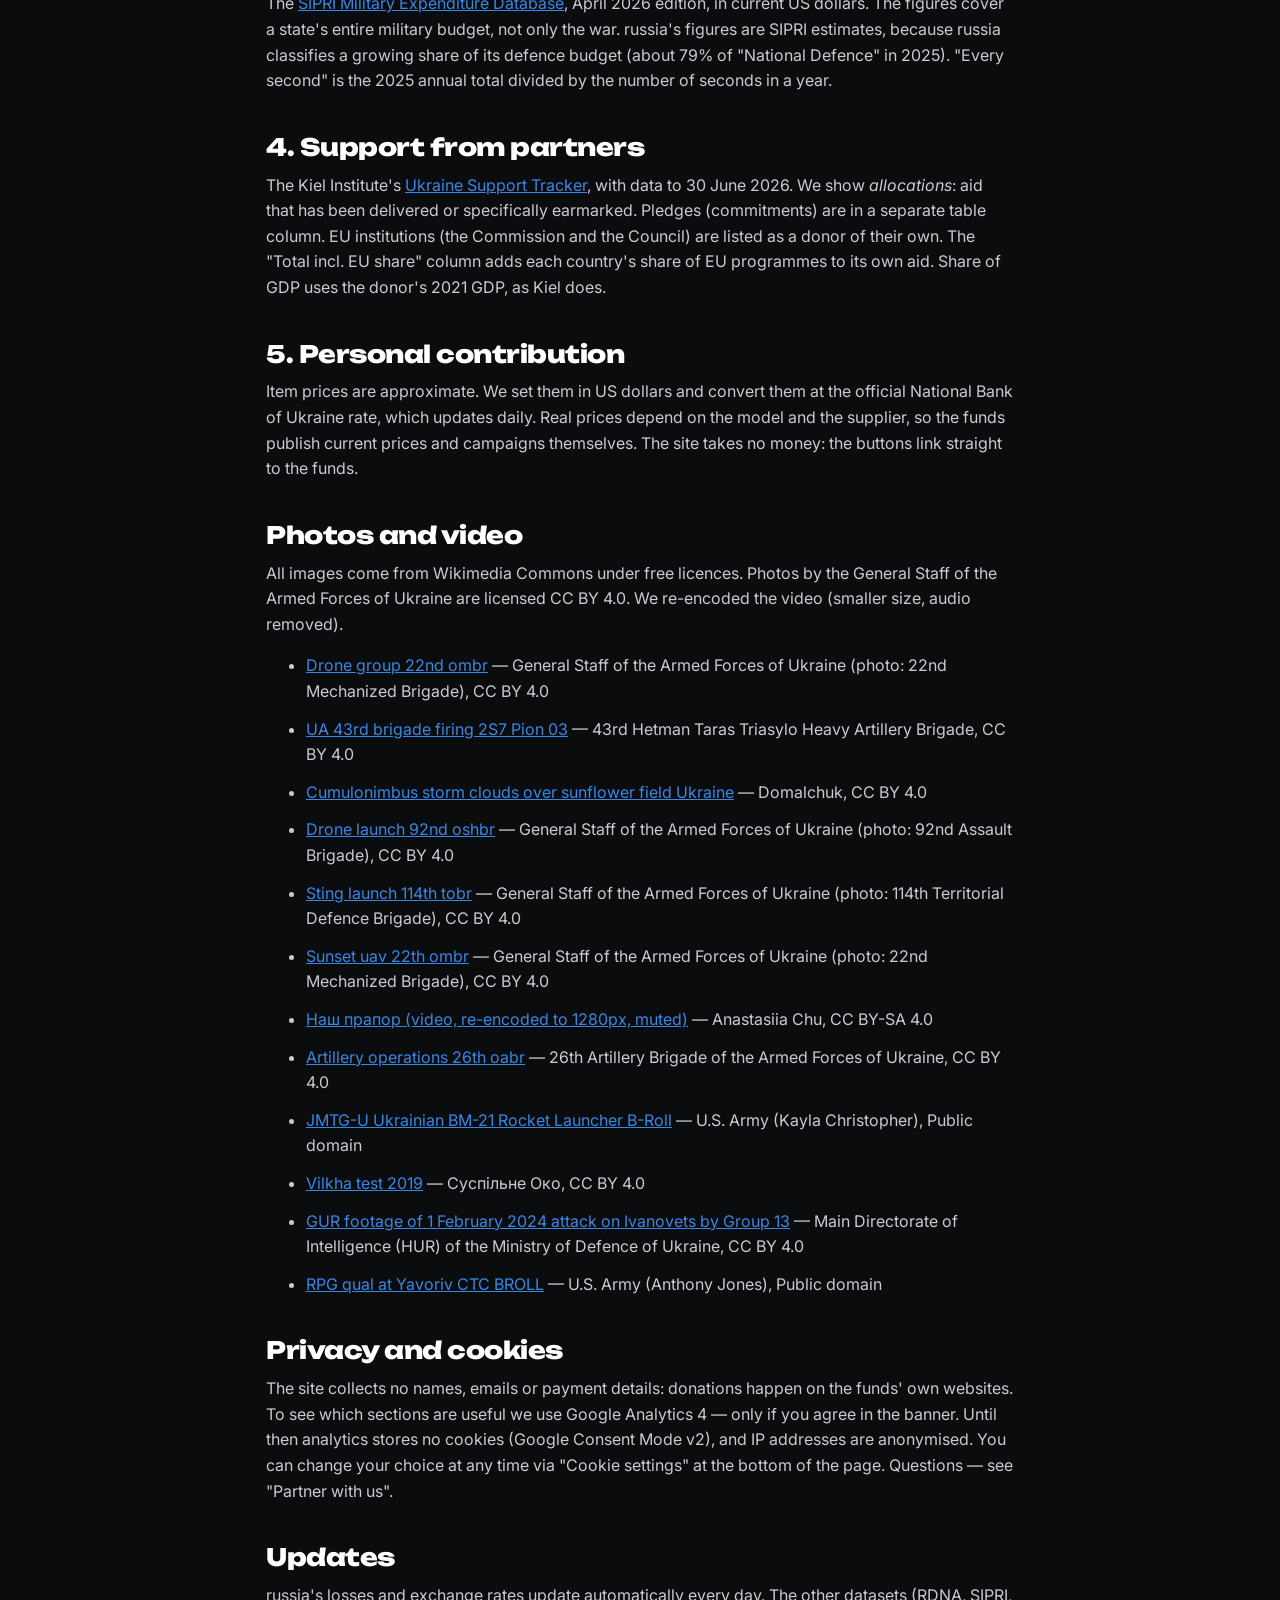
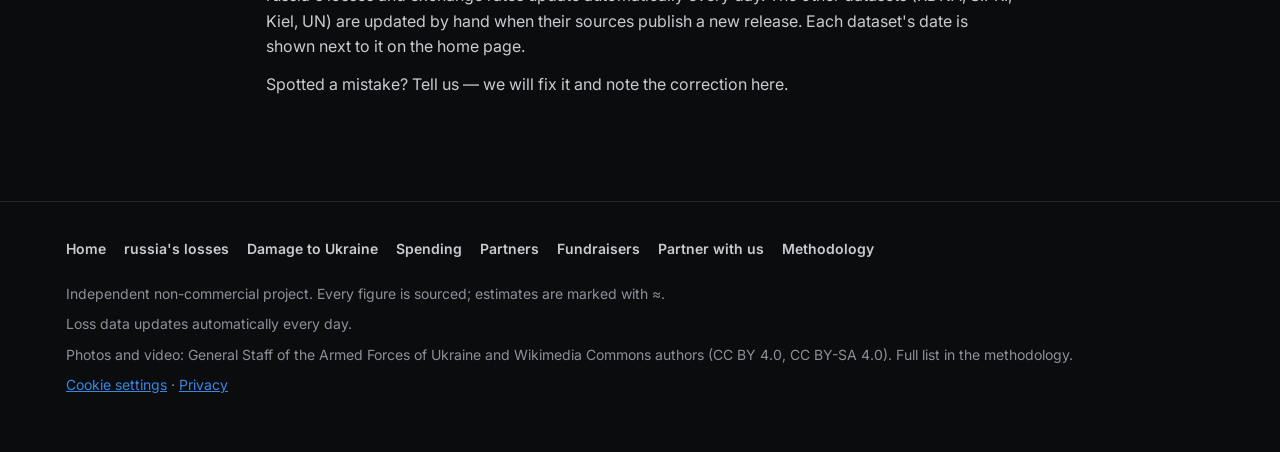
<file: methodology.html>
<!doctype html>
<html lang="uk">
<head>
  <meta charset="utf-8">
  <meta name="viewport" content="width=device-width, initial-scale=1">
  <meta name="theme-color" content="#0b0c0e">
  <title>Методологія — Ціна війни</title>
  <meta name="description" content="Звідки беруться цифри на сайті «Ціна війни» і як ми їх рахуємо. / Sources and methodology of Cost of War.">
  <link rel="icon" href="data:image/svg+xml,%3Csvg xmlns='http://www.w3.org/2000/svg' viewBox='0 0 3 2'%3E%3Crect width='3' height='1' fill='%230057b8'/%3E%3Crect y='1' width='3' height='1' fill='%23ffd500'/%3E%3C/svg%3E">
  <link rel="preconnect" href="https://fonts.googleapis.com">
  <link rel="preconnect" href="https://fonts.gstatic.com" crossorigin>
  <link href="https://fonts.googleapis.com/css2?family=Inter:wght@400;600;700;800&family=Unbounded:wght@600;700;800&display=swap" rel="stylesheet">
  <link rel="stylesheet" href="assets/style.css">
  <!-- Google Analytics 4 with Consent Mode v2: nothing is stored until the visitor agrees. -->
  <script>
    window.dataLayer = window.dataLayer || [];
    function gtag(){dataLayer.push(arguments);}
    gtag("consent", "default", { ad_storage: "denied", ad_user_data: "denied", ad_personalization: "denied",
      analytics_storage: "denied", functionality_storage: "granted", security_storage: "granted", wait_for_update: 500 });
    try { if (localStorage.getItem("consent") === "granted") gtag("consent", "update", { analytics_storage: "granted" }); } catch (e) {}
    gtag("js", new Date());
    gtag("config", "G-9LBY5LGE8E", { anonymize_ip: true });
  </script>
  <script async src="https://www.googletagmanager.com/gtag/js?id=G-9LBY5LGE8E"></script>
  <script>document.documentElement.classList.add("js");</script>
  <style>[data-l]{display:none}html[lang="uk"] [data-l="uk"],html[lang="en"] [data-l="en"]{display:block}</style>
</head>
<body data-page="method">
  <main>

  <article class="prose" data-l="uk">
    <h1>Методологія</h1>
    <p>Мета сайту — показати ціну війни в цифрах, які можна перевірити. Кожне число має джерело. Там, де ми самі щось оцінюємо, стоїть знак ≈ і показано діапазон.</p>

    <h2>1. Втрати росії та їхня вартість</h2>
    <p><strong>Кількість.</strong> Щоденні зведення Генерального штабу ЗСУ, які ми отримуємо через відкрите API <a href="https://russianwarship.rip/">russianwarship.rip</a>. Сайт перевіряє свіжі дані щодня (GitHub Actions) і відкидає оновлення, якщо якийсь показник зменшився або добовий приріст неправдоподібно великий.</p>
    <p><strong>Це заявлені, а не візуально підтверджені втрати.</strong> Незалежний проєкт <a href="https://www.oryxspioenkop.com/">Oryx</a> рахує лише техніку, підтверджену фото чи відео, тому його цифри нижчі. Ми показуємо дані Генштабу як офіційне джерело і прямо про це кажемо.</p>
    <p><strong>Вартість.</strong> Кількість у кожній категорії множимо на орієнтовну вартість однієї одиниці (нижня, середня та верхня оцінки). На головній сторінці — середня оцінка, а діапазон показано під нею. Вартість одиниці ми визначили на основі публічних оцінок, зокрема <a href="https://forbes.ua/inside/skilki-koshtuvala-rosii-znishchena-v-ukraini-tekhnika-za-pivroku-viyni-otsinka-forbes-24082022-7884">Forbes Україна</a>. Категорії неоднорідні: «танк» — це і Т-62 1960-х, і Т-90М, тож похибка велика.</p>
    <table>
      <thead><tr><th>Категорія</th><th>Нижня</th><th>Середня</th><th>Верхня</th></tr></thead>
      <tbody class="cost-rows"></tbody>
    </table>
    <p><strong>Людські втрати ми свідомо не переводимо в гроші.</strong> Категорію «ОТРК/ТРК» теж не оцінюємо: її склад у джерелі неоднозначний.</p>

    <h2>2. Збитки Україні</h2>
    <p><a href="https://www.worldbank.org/en/news/press-release/2026/02/23/updated-ukraine-recovery-and-reconstruction-needs-assessment-released">П'ята швидка оцінка збитків і потреб (RDNA5)</a> від Світового банку, уряду України, Європейської комісії та ООН, опублікована 23 лютого 2026 року. Вона охоплює період з 24 лютого 2022 до 31 грудня 2025 року. <em>Збитки</em> — це вартість зруйнованого майна. <em>Потреби</em> — це кошти на відновлення за 10 років: у них закладено відбудову за кращими стандартами та економічні втрати.</p>
    <p>Цивільні жертви взято зі <a href="https://ukraine.ohchr.org/en/Protection-of-Civilians-in-Armed-Conflict-August-2026">щомісячних звітів Моніторингової місії ООН з прав людини</a>. Це лише верифіковані випадки. Реальні цифри значно вищі: зокрема, повних даних з Маріуполя та інших окупованих територій немає.</p>

    <h2>3. Військові витрати</h2>
    <p><a href="https://www.sipri.org/databases/milex">База даних SIPRI про військові витрати</a>, видання квітня 2026 року, у поточних доларах США. Це всі військові витрати держави, а не лише витрати на війну. Дані по росії SIPRI оцінює сам, бо росія засекречує дедалі більшу частину оборонного бюджету (близько 79% розділу «Національна оборона» у 2025 році). Показник «щосекунди» — це річна сума за 2025 рік, поділена на кількість секунд у році.</p>

    <h2>4. Допомога партнерів</h2>
    <p><a href="https://www.kielinstitut.de/topics/war-against-ukraine/ukraine-support-tracker">Ukraine Support Tracker</a> Кільського інституту світової економіки, дані до 30 червня 2026 року. Ми показуємо <em>розподілену</em> допомогу (allocations): кошти й техніку, які вже доставлено або конкретно призначено. Обіцянки (commitments) винесено в окрему колонку таблиці. Інституції ЄС (Єврокомісія та Рада) показано окремим донором. Колонка «Разом із часткою в ЄС» додає до допомоги країни її частку в програмах ЄС. Частку ВВП рахуємо від ВВП донора за 2021 рік, як і Kiel.</p>

    <h2>5. Особистий внесок</h2>
    <p>Ціни товарів орієнтовні: ми задаємо їх у доларах і перераховуємо за офіційним курсом НБУ, який оновлюється щодня. Реальна вартість залежить від моделі та постачальника, тому актуальні ціни й збори публікують самі фонди. Сайт не приймає гроші: кнопки ведуть напряму на сторінки фондів.</p>

    <h2>Фото та відео</h2>
    <p>Усі зображення взято з Wikimedia Commons під вільними ліцензіями. Фото Генерального штабу ЗСУ поширюються за ліцензією CC BY 4.0. Відео ми перекодували (зменшили розмір і прибрали звук).</p>
    <ul class="credits"></ul>

    <h2 id="privacy">Конфіденційність і cookies</h2>
    <p>Сайт не збирає імен, пошт чи платіжних даних: донати відбуваються на сайтах фондів. Щоб розуміти, які розділи корисні, ми використовуємо Google Analytics 4 — лише якщо ви погодились у банері. До згоди аналітика не зберігає cookies (Google Consent Mode v2), IP-адреси анонімізуються. Вибір можна змінити будь-коли за посиланням «Налаштування cookies» внизу сторінки. Питання — через розділ «Співпраця».</p>

    <h2>Оновлення</h2>
    <p>Втрати росії та курс валют оновлюються щодня автоматично. Решту наборів даних (RDNA, SIPRI, Kiel, ООН) ми оновлюємо вручну, коли джерело публікує новий випуск. Дата кожного набору вказана біля нього на головній сторінці.</p>
    <p>Знайшли помилку? Напишіть нам — ми виправимо і зазначимо це тут.</p>
  </article>

  <article class="prose" data-l="en">
    <h1>Methodology</h1>
    <p>The goal is to show what the war costs, using numbers anyone can check. Every figure has a source. Wherever we make our own estimate, it is marked ≈ and shown as a range.</p>

    <h2>1. russia's losses and their value</h2>
    <p><strong>Counts.</strong> Daily reports of the General Staff of the Armed Forces of Ukraine, taken from the open <a href="https://russianwarship.rip/">russianwarship.rip</a> API. A daily job (GitHub Actions) refreshes the data and rejects any update in which a figure decreases or a daily increase is implausibly large.</p>
    <p><strong>These are claimed, not visually confirmed, losses.</strong> The independent <a href="https://www.oryxspioenkop.com/">Oryx</a> project counts only equipment confirmed by photo or video, so its numbers are lower. We use the General Staff as the official source and say so plainly.</p>
    <p><strong>Value.</strong> We multiply each category's count by an approximate cost per unit, with low, mid and high estimates. The home page shows the mid estimate, with the range beneath it. Unit costs are based on public estimates, including <a href="https://forbes.ua/inside/skilki-koshtuvala-rosii-znishchena-v-ukraini-tekhnika-za-pivroku-viyni-otsinka-forbes-24082022-7884">Forbes Ukraine</a>. Categories are mixed: a "tank" can be a 1960s T-62 or a T-90M, so the uncertainty is large.</p>
    <table>
      <thead><tr><th>Category</th><th>Low</th><th>Mid</th><th>High</th></tr></thead>
      <tbody class="cost-rows"></tbody>
    </table>
    <p><strong>We deliberately do not put a price on human lives.</strong> We also leave the "tactical missile systems" category unvalued, because the source does not define it clearly.</p>

    <h2>2. Damage to Ukraine</h2>
    <p>The <a href="https://www.worldbank.org/en/news/press-release/2026/02/23/updated-ukraine-recovery-and-reconstruction-needs-assessment-released">Fifth Rapid Damage and Needs Assessment (RDNA5)</a> by the World Bank, the Government of Ukraine, the European Commission and the UN, published on 23 February 2026. It covers 24 February 2022 to 31 December 2025. <em>Damage</em> is the value of destroyed physical assets. <em>Needs</em> is the cost of recovery over 10 years, including building back better and economic losses.</p>
    <p>Civilian casualties come from the <a href="https://ukraine.ohchr.org/en/Protection-of-Civilians-in-Armed-Conflict-August-2026">monthly updates of the UN Human Rights Monitoring Mission in Ukraine</a>. These are verified cases only. Actual numbers are considerably higher; for example, there is no full data from Mariupol and other occupied areas.</p>

    <h2>3. Military spending</h2>
    <p>The <a href="https://www.sipri.org/databases/milex">SIPRI Military Expenditure Database</a>, April 2026 edition, in current US dollars. The figures cover a state's entire military budget, not only the war. russia's figures are SIPRI estimates, because russia classifies a growing share of its defence budget (about 79% of "National Defence" in 2025). "Every second" is the 2025 annual total divided by the number of seconds in a year.</p>

    <h2>4. Support from partners</h2>
    <p>The Kiel Institute's <a href="https://www.kielinstitut.de/topics/war-against-ukraine/ukraine-support-tracker">Ukraine Support Tracker</a>, with data to 30 June 2026. We show <em>allocations</em>: aid that has been delivered or specifically earmarked. Pledges (commitments) are in a separate table column. EU institutions (the Commission and the Council) are listed as a donor of their own. The "Total incl. EU share" column adds each country's share of EU programmes to its own aid. Share of GDP uses the donor's 2021 GDP, as Kiel does.</p>

    <h2>5. Personal contribution</h2>
    <p>Item prices are approximate. We set them in US dollars and convert them at the official National Bank of Ukraine rate, which updates daily. Real prices depend on the model and the supplier, so the funds publish current prices and campaigns themselves. The site takes no money: the buttons link straight to the funds.</p>

    <h2>Photos and video</h2>
    <p>All images come from Wikimedia Commons under free licences. Photos by the General Staff of the Armed Forces of Ukraine are licensed CC BY 4.0. We re-encoded the video (smaller size, audio removed).</p>
    <ul class="credits"></ul>

    <h2 id="privacy-en">Privacy and cookies</h2>
    <p>The site collects no names, emails or payment details: donations happen on the funds' own websites. To see which sections are useful we use Google Analytics 4 — only if you agree in the banner. Until then analytics stores no cookies (Google Consent Mode v2), and IP addresses are anonymised. You can change your choice at any time via "Cookie settings" at the bottom of the page. Questions — see "Partner with us".</p>

    <h2>Updates</h2>
    <p>russia's losses and exchange rates update automatically every day. The other datasets (RDNA, SIPRI, Kiel, UN) are updated by hand when their sources publish a new release. Each dataset's date is shown next to it on the home page.</p>
    <p>Spotted a mistake? Tell us — we will fix it and note the correction here.</p>
  </article>
  </main>

  <div class="tip" id="tip" role="tooltip"></div>
  <script src="assets/i18n.js"></script>
  <script src="assets/app.js"></script>
  <script>
    (function () {
      fetch("data/media.json").then(function (r) { return r.json(); }).then(function (m) {
        var esc = function (x) { return String(x).replace(/[&<>"]/g, function (c) { return { "&": "&amp;", "<": "&lt;", ">": "&gt;", '"': "&quot;" }[c]; }); };
        var html = m.items.map(function (i) {
          return '<li><a href="' + esc(i.url) + '" target="_blank" rel="noopener">' + esc(i.title) + "</a> — " + esc(i.author) + ", " + esc(i.license) + "</li>";
        }).join("");
        document.querySelectorAll(".credits").forEach(function (ul) { ul.innerHTML = html; });
      });
      fetch("data/static.json").then(function (r) { return r.json(); }).then(function (s) {
        var items = s.unit_costs.items;
        document.querySelectorAll("article").forEach(function (art) {
          var l = art.getAttribute("data-l"), dict = I18N[l];
          var f = function (v) { return "$" + new Intl.NumberFormat(l === "uk" ? "uk-UA" : "en-US").format(v); };
          art.querySelector(".cost-rows").innerHTML = Object.keys(items).map(function (k) {
            var c = items[k];
            return "<tr><td>" + dict["cat." + k] + "</td><td>" + f(c.low) + "</td><td>" + f(c.mid) + "</td><td>" + f(c.high) + "</td></tr>";
          }).join("");
        });
      });
    })();
  </script>
</body>
</html>
</file>
<file: assets/style.css>
/* Cinematic dark theme — the site is intentionally dark-only. */
:root {
  color-scheme: dark;
  --bg: #0b0c0e;
  --bg-2: #111317;
  --surface: rgba(22, 24, 28, .72);
  --surface-solid: #16181c;
  --surface-2: rgba(255, 255, 255, .06);
  --line: rgba(255, 255, 255, .10);
  --text: #ffffff;
  --text-2: #c9cbd1;
  --text-3: #8d9099;
  --accent: #3987e5;
  --blue: #0057b8;
  --gold: #ffd500;
  --ember: #ffb347;
  --ukraine: #3987e5;
  --russia: #e66767;
  --s1: #3987e5;              /* military */
  --s2: #d95926;              /* financial */
  --s3: #199e70;              /* humanitarian */
  --bar: #3987e5;
  --grid: rgba(255, 255, 255, .08);
  --radius: 18px;
  --maxw: 1180px;
  --display: "Unbounded", "Inter", system-ui, sans-serif;
  --ease: cubic-bezier(.2, .7, .2, 1);
}

* { box-sizing: border-box; }
html { scroll-behavior: smooth; scroll-padding-top: 72px; }
body {
  margin: 0; background: var(--bg); color: var(--text);
  font: 16px/1.6 "Inter", system-ui, -apple-system, "Segoe UI", sans-serif;
  -webkit-font-smoothing: antialiased; overflow-x: hidden;
}
a { color: var(--accent); }
h1, h2, h3 { line-height: 1.1; margin: 0; }
h2 { text-wrap: balance; font-family: var(--display); font-size: clamp(30px, 5vw, 60px); font-weight: 800; letter-spacing: -0.02em; line-height: 1.12; overflow-wrap: anywhere; hyphens: auto; }
h3 { font-size: 18px; font-weight: 700; }
p { margin: 0; }
.wrap { max-width: var(--maxw); margin: 0 auto; padding: 0 16px; }
.num { font-variant-numeric: tabular-nums; }
.muted { color: var(--text-3); }
.sr-only { position: absolute; width: 1px; height: 1px; overflow: hidden; clip: rect(0 0 0 0); }

/* ---------- header ---------- */
.top { position: fixed; inset: 0 0 auto; z-index: 30; transition: background .3s, border-color .3s; border-bottom: 1px solid transparent; }
.top.solid { background: rgba(11, 12, 14, .82); backdrop-filter: blur(14px); border-color: var(--line); }
.top .wrap { display: flex; align-items: center; gap: 16px; height: 64px; }
.brand { display: flex; align-items: center; gap: 10px; font-family: var(--display); font-weight: 700; font-size: 15px; color: var(--text); text-decoration: none; white-space: nowrap; }
.flag { width: 22px; height: 16px; border-radius: 3px; background: linear-gradient(var(--blue) 50%, var(--gold) 50%); flex: none; }
.nav { display: flex; gap: 2px; overflow-x: auto; scrollbar-width: none; flex: 1; justify-content: center; }
.nav::-webkit-scrollbar { display: none; }
.nav a { color: var(--text-2); text-decoration: none; font-size: 14px; padding: 6px 12px; border-radius: 999px; white-space: nowrap; transition: background .2s, color .2s; }
.nav a:hover, .nav a.on { background: var(--surface-2); color: var(--text); }
.tools { display: flex; gap: 6px; flex: none; margin-left: auto; }
.btn-ghost {
  border: 1px solid var(--line); background: rgba(255,255,255,.04); color: var(--text); backdrop-filter: blur(8px);
  height: 36px; min-width: 36px; padding: 0 12px; border-radius: 999px; cursor: pointer; font: inherit; font-size: 13px; font-weight: 600;
  transition: background .2s, border-color .2s;
}
.btn-ghost:hover { background: rgba(255,255,255,.1); border-color: rgba(255,255,255,.25); }
.progress { position: absolute; left: 0; bottom: -1px; height: 2px; width: 100%; transform-origin: 0 50%; transform: scaleX(0); background: linear-gradient(90deg, var(--blue), var(--gold)); }
@media (max-width: 900px) { .nav { display: none; } }

/* ---------- hero ---------- */
.hero { position: relative; min-height: 100svh; display: grid; grid-template-columns: minmax(0, 1fr); align-items: end; overflow: hidden; isolation: isolate; }
.hero-bg { position: absolute; inset: -4%; z-index: -3; background: center 35% / cover no-repeat url("media/hero.webp"); animation: kenburns 30s var(--ease) infinite alternate; will-change: transform; }
@media (max-width: 700px) { .hero-bg { background-image: url("media/hero-sm.webp"); background-position: 60% 35%; } }
@keyframes kenburns { from { transform: scale(1.02) translate3d(0, 0, 0); } to { transform: scale(1.14) translate3d(-2%, -1%, 0); } }
.hero canvas { position: absolute; inset: 0; width: 100%; height: 100%; z-index: -2; pointer-events: none; }
.hero::after {
  content: ""; position: absolute; inset: 0; z-index: -1;
  background:
    linear-gradient(180deg, rgba(11,12,14,.55) 0%, rgba(11,12,14,.05) 30%, rgba(11,12,14,.35) 60%, var(--bg) 100%),
    radial-gradient(120% 80% at 50% 100%, rgba(11,12,14,.7), transparent 60%);
}
.hero .wrap { width: 100%; padding-top: 120px; padding-bottom: 72px; }
.eyebrow { display: inline-flex; align-items: center; gap: 8px; font-size: 14px; font-weight: 600; color: var(--text); background: rgba(0,0,0,.35); border: 1px solid rgba(255,255,255,.18); backdrop-filter: blur(8px); padding: 6px 14px; border-radius: 999px; }
.live-dot { width: 8px; height: 8px; border-radius: 50%; background: #ff4d4d; box-shadow: 0 0 0 0 rgba(255,77,77,.7); animation: pulse 1.6s infinite; }
@keyframes pulse { 70% { box-shadow: 0 0 0 10px rgba(255,77,77,0); } 100% { box-shadow: 0 0 0 0 rgba(255,77,77,0); } }
.hero-figure {
  font-family: var(--display); font-weight: 800; letter-spacing: -0.03em; line-height: 1;
  font-size: min(104px, 7vw); margin: 22px 0 14px; white-space: nowrap;
  text-shadow: 0 4px 40px rgba(0,0,0,.5);
}
.hero-figure .cur { color: var(--gold); }
.hero-label { font-size: clamp(18px, 2.4vw, 26px); color: var(--text); max-width: 720px; text-shadow: 0 2px 20px rgba(0,0,0,.6); }
.hero-meta { display: flex; flex-wrap: wrap; gap: 8px 22px; margin-top: 18px; color: var(--text-2); font-size: 14px; }
.hero-meta strong { color: var(--text); font-weight: 700; }
.hero-actions { display: flex; flex-wrap: wrap; gap: 10px; margin-top: 30px; }
.cta {
  display: inline-flex; align-items: center; gap: 10px; font-weight: 700; text-decoration: none; border-radius: 999px; padding: 14px 24px;
  background: var(--gold); color: #111; box-shadow: 0 10px 40px rgba(255,213,0,.25); transition: transform .2s var(--ease), box-shadow .2s, translate .25s var(--ease);
}
.cta:hover { transform: translateY(-2px); box-shadow: 0 14px 50px rgba(255,213,0,.35); }
.cta.alt { background: rgba(255,255,255,.08); color: var(--text); border: 1px solid rgba(255,255,255,.2); box-shadow: none; backdrop-filter: blur(8px); }
.scroll-cue { position: absolute; left: 50%; bottom: 18px; translate: -50% 0; color: var(--text-2); font-size: 12px; letter-spacing: .2em; text-transform: uppercase; display: grid; justify-items: center; gap: 6px; text-decoration: none; }
.scroll-cue i { width: 22px; height: 34px; border: 2px solid rgba(255,255,255,.4); border-radius: 12px; position: relative; }
.scroll-cue i::after { content: ""; position: absolute; left: 50%; top: 6px; width: 3px; height: 7px; margin-left: -1.5px; border-radius: 2px; background: #fff; animation: wheel 1.8s infinite; }
@keyframes wheel { to { transform: translateY(12px); opacity: 0; } }
@media (max-height: 700px), (max-width: 700px) { .scroll-cue { display: none; } }

/* ---------- intro ---------- */
.intro { position: fixed; inset: 0; z-index: 100; background: #050506; display: grid; place-items: center; text-align: center; padding: 24px; transition: opacity .9s var(--ease), visibility .9s; }
.intro.out { opacity: 0; visibility: hidden; }
.intro[hidden] { display: none; }
.intro-inner { display: grid; gap: 14px; justify-items: center; }
.intro-date { font-family: var(--display); font-size: clamp(14px, 2vw, 18px); letter-spacing: .3em; color: var(--text-2); opacity: 0; animation: introIn 1s var(--ease) .2s forwards; }
.intro-line { text-wrap: balance; font-size: clamp(20px, 3.4vw, 34px); font-weight: 600; max-width: 820px; line-height: 1.3; opacity: 0; animation: introIn 1s var(--ease) .9s forwards; }
.intro-day { font-family: var(--display); font-weight: 800; font-size: clamp(34px, 8vw, 96px); letter-spacing: -0.02em; margin-top: 18px; opacity: 0; animation: introIn .8s var(--ease) 1.8s forwards; }
.intro-day .num { color: var(--gold); }
@keyframes introIn { from { opacity: 0; transform: translateY(14px); filter: blur(6px); } to { opacity: 1; transform: none; filter: none; } }
.intro-skip { position: absolute; right: 20px; bottom: 20px; background: none; border: 1px solid rgba(255,255,255,.2); color: var(--text-2); font: inherit; font-size: 13px; padding: 8px 14px; border-radius: 999px; cursor: pointer; }
.intro-skip:hover { color: #fff; border-color: rgba(255,255,255,.5); }

/* hero entrance (after intro or on load) */
.js .hero .wrap > * { opacity: 0; transform: translateY(24px); transition: opacity 1s var(--ease), transform 1s var(--ease); }
.js .hero.on .wrap > * { opacity: 1; transform: none; }
.hero.on .wrap > :nth-child(2) { transition-delay: .1s; } .hero.on .wrap > :nth-child(3) { transition-delay: .25s; }
.hero.on .wrap > :nth-child(4) { transition-delay: .35s; } .hero.on .wrap > :nth-child(5) { transition-delay: .45s; }
.hero.on .wrap > :nth-child(6) { transition-delay: .6s; }

/* odometer */
.od { display: inline-block; height: 1.04em; overflow: hidden; vertical-align: top; }
.od-strip { display: block; transition: transform .25s cubic-bezier(.3, .7, .2, 1); will-change: transform; }
.od-strip span { display: block; height: 1.04em; line-height: 1.04em; }
.od-sep { display: inline-block; height: 1.04em; line-height: 1.04em; vertical-align: top; }
.hero-figure { line-height: 1.04; }

/* ---------- news line ---------- */
.newsline { display: flex; align-items: stretch; border-top: 1px solid var(--line); border-bottom: 1px solid var(--line); background: #0e0f12; overflow: hidden; }
.newsline-tag { flex: none; display: flex; align-items: center; gap: 8px; padding: 12px 16px; background: #1a0f10; color: #ff8f8f; font-family: var(--display); font-size: 12px; font-weight: 700; letter-spacing: .15em; text-transform: uppercase; border-right: 1px solid var(--line); }
.newsline-track { flex: 1; min-width: 0; overflow: hidden; display: flex; align-items: center; -webkit-mask-image: linear-gradient(90deg, transparent, #000 4%, #000 96%, transparent); mask-image: linear-gradient(90deg, transparent, #000 4%, #000 96%, transparent); }
.newsline-run { display: flex; width: max-content; animation: marquee 60s linear infinite; }
.newsline:hover .newsline-run { animation-play-state: paused; }
.newsline-run span { white-space: nowrap; padding: 0 22px; color: var(--text-2); font-size: 15px; }
.newsline-run b { color: #fff; font-weight: 800; font-variant-numeric: tabular-nums; }
.newsline-run span::after { content: "◆"; margin-left: 44px; color: var(--gold); font-size: 9px; vertical-align: middle; }
@keyframes marquee { to { transform: translateX(-50%); } }

/* ---------- key numbers strip ---------- */
.keynums { display: grid; grid-template-columns: repeat(4, 1fr); gap: 1px; background: var(--line); border: 1px solid var(--line); border-radius: var(--radius); overflow: hidden; margin: 8px 0 0; }
.keynums a { background: var(--bg-2); padding: 24px 22px; text-decoration: none; color: var(--text); transition: background .25s; }
.keynums a:hover { background: #171a1f; }
.keynums .v { font-family: var(--display); font-size: clamp(17px, 5vw, 30px); font-weight: 800; letter-spacing: -0.02em; white-space: nowrap; }
.keynums .l { color: var(--text-3); font-size: 14px; margin-top: 6px; }
@media (max-width: 860px) { .keynums { grid-template-columns: repeat(2, 1fr); } .keynums a { padding: 18px 16px; } }

/* ---------- chapter covers ---------- */
.chapter { position: relative; min-height: 78vh; display: grid; align-items: end; overflow: hidden; isolation: isolate; margin-top: 96px; }
.chapter .media { position: absolute; inset: -12% 0; z-index: -2; background: center / cover no-repeat; will-change: transform; }
.chapter::after { content: ""; position: absolute; inset: 0; z-index: -1; background: linear-gradient(180deg, var(--bg) 0%, rgba(11,12,14,.2) 30%, rgba(11,12,14,.35) 65%, var(--bg) 100%); }
.chapter .wrap { width: 100%; padding-bottom: 40px; }
.chapter .no { font-family: var(--display); font-size: 14px; font-weight: 600; letter-spacing: .25em; color: var(--gold); text-transform: uppercase; }
.chapter h2 { margin-top: 10px; text-shadow: 0 4px 40px rgba(0,0,0,.6); max-width: 900px; }
.chapter .lead { color: var(--text); text-shadow: 0 2px 20px rgba(0,0,0,.7); margin-top: 20px; }
.credit { position: absolute; right: 12px; bottom: 10px; font-size: 11px; color: rgba(255,255,255,.55); z-index: 1; }
.credit a { color: inherit; }
@media (max-width: 700px) { .chapter { min-height: 64vh; margin-top: 56px; } }

/* chapter entrance: photo un-zooms and un-clips, giant outlined number, words rise */
.chapter .media { scale: 1.22; clip-path: inset(8% 4% round 28px); transition: scale 1.8s var(--ease), clip-path 1.4s var(--ease); }
.chapter.in .media { scale: 1; clip-path: inset(0 0 round 0); }
.chapter .wrap { position: relative; }
.chapter .wrap::before {
  content: attr(data-no); position: absolute; right: 8px; bottom: -.08em; z-index: -1; pointer-events: none;
  font-family: var(--display); font-weight: 800; font-size: clamp(120px, 26vw, 360px); line-height: .8; letter-spacing: -0.04em;
  color: rgba(255,255,255,.03); -webkit-text-stroke: 2px rgba(255,255,255,.4); text-shadow: 0 0 60px rgba(0,0,0,.35);
  opacity: 0; transform: translateY(40px); transition: opacity 1.4s var(--ease) .3s, transform 1.4s var(--ease) .3s;
}
.chapter .wrap.in::before { opacity: 1; transform: none; }
.js h2.words .w { display: inline-block; opacity: 0; transform: translateY(.5em) rotate(2deg); filter: blur(8px);
  transition: opacity .8s var(--ease), transform .8s var(--ease), filter .8s var(--ease); transition-delay: calc(var(--i) * 70ms + .15s); }
.js .in h2.words .w, .js h2.words.in .w { opacity: 1; transform: none; filter: none; }

/* hero scroll-out (driven by --hs 0..1 from JS) */
.hero { --hs: 0; }
.hero .wrap { transform: translate3d(0, calc(var(--hs) * 140px), 0); opacity: calc(1 - var(--hs) * 1.25); }
.hero canvas { opacity: calc(1 - var(--hs)); }

/* cursor spotlight on cards (pointer devices only) */
@media (hover: hover) {
  .card { position: relative; }
  .card::after {
    content: ""; position: absolute; inset: 0; border-radius: inherit; pointer-events: none; opacity: 0; transition: opacity .3s;
    background: radial-gradient(420px circle at var(--mx, 50%) var(--my, 50%), rgba(255,255,255,.07), transparent 45%);
  }
  .card:hover::after { opacity: 1; }
  .card:hover { border-color: rgba(255,255,255,.18); }
}

/* ---------- content ---------- */
section.block { padding: 24px 0 40px; }
.lead { color: var(--text-2); font-size: clamp(17px, 1.6vw, 20px); max-width: 780px; margin-top: 16px; text-wrap: pretty; }
.source { color: var(--text-3); font-size: 13px; margin-top: 22px; }
.card { background: var(--surface); border: 1px solid var(--line); border-radius: var(--radius); padding: 22px; backdrop-filter: blur(12px); }
@media (max-width: 560px) { .card { padding: 16px; } }
.chart-card { margin-top: 20px; }
.chart-head { display: flex; flex-wrap: wrap; justify-content: space-between; align-items: flex-end; gap: 12px; margin-bottom: 18px; }
.chart-sub { color: var(--text-3); font-size: 14px; margin-top: 4px; }
.h-display { font-family: var(--display); font-weight: 700; font-size: clamp(20px, 2.4vw, 28px); letter-spacing: -0.01em; }

.stats { display: grid; grid-template-columns: repeat(auto-fit, minmax(230px, 1fr)); gap: 12px; margin-top: 28px; }
.stats.four { grid-template-columns: repeat(4, minmax(0, 1fr)); }
@media (max-width: 1000px) { .stats.four { grid-template-columns: repeat(2, minmax(0, 1fr)); } }
@media (max-width: 480px) { .stats.four { grid-template-columns: minmax(0, 1fr); } }
.stat .v { font-family: var(--display); font-size: clamp(22px, 2.2vw, 32px); font-weight: 800; letter-spacing: -0.02em; white-space: nowrap; }
.stat .l { color: var(--text-2); font-size: 15px; margin-top: 6px; }

/* aid globe */
.globe-wrap { display: grid; grid-template-columns: minmax(0, 1.15fr) minmax(0, .85fr); gap: 32px; align-items: center; margin-top: 12px; }
@media (max-width: 860px) { .globe-wrap { grid-template-columns: minmax(0, 1fr); gap: 8px; } }
.globe-box { position: relative; max-width: 620px; width: 100%; margin: 0 auto; }
.globe { display: block; width: 100%; cursor: grab; touch-action: pan-y; }
.globe-hint { text-align: center; color: var(--text-3); font-size: 13px; margin-top: -8px; }
.globe-side .lead { margin-top: 12px; }
.globe-list { list-style: none; padding: 0; margin: 20px 0 0; display: grid; gap: 4px; counter-reset: g; }
.globe-list button {
  width: 100%; display: grid; grid-template-columns: 28px 1fr auto; gap: 10px; align-items: center; text-align: left;
  font: inherit; color: var(--text-2); background: transparent; border: 0; border-radius: 10px; padding: 8px 10px; cursor: pointer; transition: background .2s, color .2s;
}
.globe-list button:hover, .globe-list button:focus-visible { background: var(--surface-2); color: var(--text); }
.globe-list .rk { font-family: var(--display); font-size: 13px; color: var(--gold); }
.globe-list .am { font-weight: 700; color: var(--text); font-variant-numeric: tabular-nums; }

/* time machine */
.tm { margin-top: 28px; }
.tm-top { display: flex; flex-wrap: wrap; align-items: center; justify-content: space-between; gap: 12px; }
.tm-day { font-family: var(--display); font-size: clamp(18px, 2.2vw, 26px); font-weight: 700; }
.tm-date { color: var(--text-3); font-size: 15px; margin-top: 2px; }
.tm-cost { font-family: var(--display); font-size: clamp(30px, 6vw, 72px); font-weight: 800; letter-spacing: -0.03em; margin: 12px 0 2px; white-space: nowrap; }
.tm-grid { display: grid; grid-template-columns: repeat(6, 1fr); gap: 10px; margin-top: 18px; }
.tm-grid > div { background: var(--surface-2); border-radius: 12px; padding: 12px; }
.tm-grid .v { font-size: 22px; font-weight: 800; font-variant-numeric: tabular-nums; }
.tm-grid .l { font-size: 12px; color: var(--text-3); }
@media (max-width: 900px) { .tm-grid { grid-template-columns: repeat(3, 1fr); } }
@media (max-width: 480px) { .tm-grid { grid-template-columns: repeat(2, 1fr); } .tm-grid .v { font-size: 18px; } .tm-top > div:last-child { text-align: left !important; } }
@media (max-width: 700px) { .hero::after { background: linear-gradient(180deg, rgba(11,12,14,.5) 0%, rgba(11,12,14,.15) 22%, rgba(11,12,14,.72) 45%, rgba(11,12,14,.88) 70%, var(--bg) 100%); } }
.tm-chart { margin-top: 18px; }
.tm-chart svg { display: block; width: 100%; height: auto; overflow: visible; }
.tm-chart text { fill: var(--text-3); font-size: 12px; font-family: inherit; }
.tm-controls { display: flex; align-items: center; gap: 12px; margin-top: 12px; }
.play { width: 44px; height: 44px; border-radius: 50%; border: 0; background: var(--gold); color: #111; font-size: 16px; cursor: pointer; flex: none; display: grid; place-items: center; }
input[type=range] { -webkit-appearance: none; appearance: none; flex: 1; min-width: 0; height: 44px; background: transparent; cursor: pointer; }
input[type=range]::-webkit-slider-runnable-track { height: 6px; border-radius: 3px; background: linear-gradient(90deg, var(--russia) var(--p, 100%), rgba(255,255,255,.12) var(--p, 100%)); }
input[type=range]::-moz-range-track { height: 6px; border-radius: 3px; background: rgba(255,255,255,.12); }
input[type=range]::-moz-range-progress { height: 6px; border-radius: 3px; background: var(--russia); }
input[type=range]::-webkit-slider-thumb { -webkit-appearance: none; width: 22px; height: 22px; border-radius: 50%; background: #fff; margin-top: -8px; box-shadow: 0 0 0 4px rgba(230,103,103,.35); }
input[type=range]::-moz-range-thumb { width: 22px; height: 22px; border: 0; border-radius: 50%; background: #fff; box-shadow: 0 0 0 4px rgba(230,103,103,.35); }

/* equipment wall */
.chips { display: flex; flex-wrap: wrap; gap: 6px; }
.chips button { font: inherit; font-size: 13px; font-weight: 600; color: var(--text-2); background: var(--surface-2); border: 1px solid transparent; border-radius: 999px; padding: 6px 14px; cursor: pointer; transition: all .2s; }
.chips button:hover { color: var(--text); }
.chips button[aria-pressed="true"] { background: #fff; color: #111; }
.wall-canvas { display: block; width: 100%; margin-top: 16px; }
.wall-foot { display: flex; flex-wrap: wrap; justify-content: space-between; gap: 8px; margin-top: 12px; color: var(--text-3); font-size: 14px; }
.wall-foot strong { color: var(--text); font-size: 18px; }
.wall-canvas { cursor: pointer; }
.wall-hint { color: var(--gold); font-weight: 600; }

/* loss tiles */
.losses { display: grid; grid-template-columns: repeat(auto-fill, minmax(min(160px, 45%), 1fr)); gap: 10px; margin-top: 20px; }
.loss { padding: 16px; }
.loss { display: flex; flex-direction: column; }
.loss .name { font-size: 13px; line-height: 1.3; color: var(--text-2); min-height: 2.6em; }
.loss .count { font-size: 26px; font-weight: 800; letter-spacing: -0.02em; margin-top: 4px; font-variant-numeric: tabular-nums; }
.loss .meta { margin-top: auto; padding-top: 8px; display: grid; gap: 2px; font-size: 12px; color: var(--text-3); }
.loss .row { display: flex; flex-wrap: wrap; gap: 2px 8px; font-size: 12px; margin-top: 6px; color: var(--text-3); }
.loss .inc { color: var(--text); font-weight: 600; }
.loss.personnel { grid-column: 1 / -1; display: grid; grid-template-columns: auto 1fr; gap: 6px 24px; align-items: center; }
.loss.personnel .count { font-family: var(--display); font-size: clamp(32px, 5vw, 52px); margin: 0; }
.loss.personnel .note { color: var(--text-2); font-size: 14px; }
@media (max-width: 560px) { .loss.personnel { grid-template-columns: 1fr; } }

/* bars */
.hbars { display: grid; gap: 9px; }
.hbar { display: grid; grid-template-columns: minmax(110px, 260px) 1fr; gap: 12px; align-items: center; font-size: 14px; }
.hbar .lab { color: var(--text-2); overflow: hidden; text-overflow: ellipsis; white-space: nowrap; }
.hbar .track { display: flex; align-items: center; gap: 8px; min-width: 0; height: 26px; }
.hbar .fill { display: flex; flex: none; height: 18px; min-width: 2px; gap: 2px; transform-origin: 0 50%; transition: transform 1.1s var(--ease); }
.hbars:not(.in) .fill { transform: scaleX(0); }
.hbar .seg { height: 100%; }
.hbar .seg:last-child { border-radius: 0 4px 4px 0; }
.hbar .val { color: var(--text); font-weight: 600; white-space: nowrap; font-variant-numeric: tabular-nums; }
.hbar:hover .lab { color: var(--text); }
@media (max-width: 560px) { .hbar { grid-template-columns: 1fr; gap: 2px; } }

/* column chart */
.colchart { width: 100%; height: auto; display: block; overflow: visible; }
.colchart text { fill: var(--text-3); font-size: 12px; font-family: inherit; }
.colchart .lbl { fill: var(--text); font-weight: 600; }
.colchart .gridline { stroke: var(--grid); stroke-width: 1; }
.colchart .hit { fill: transparent; }
.colchart .col { transform-box: fill-box; transform-origin: 50% 100%; transition: transform 1s var(--ease); }
#sp-chart:not(.in) .col { transform: scaleY(0); }

.legend { display: flex; flex-wrap: wrap; gap: 6px 16px; font-size: 14px; color: var(--text-2); }
.legend span { display: inline-flex; align-items: center; gap: 6px; }
.legend i { width: 10px; height: 10px; border-radius: 3px; display: inline-block; }
.seg-ctl { display: inline-flex; background: var(--surface-2); border-radius: 999px; padding: 3px; gap: 2px; }
.seg-ctl button { border: 0; background: transparent; color: var(--text-2); font: inherit; font-size: 13px; font-weight: 600; padding: 6px 14px; border-radius: 999px; cursor: pointer; }
.seg-ctl button[aria-pressed="true"] { background: #fff; color: #111; }

.split { display: grid; grid-template-columns: 1fr 1fr; gap: 12px; margin-top: 20px; }
@media (max-width: 860px) { .split { grid-template-columns: minmax(0, 1fr); } }
.split > *, .calc > * { min-width: 0; }
.civ { border-left: 3px solid rgba(255,255,255,.35); }
.civ .nums { display: flex; flex-wrap: wrap; gap: 12px 40px; margin: 14px 0; }
.civ .nums .v { font-family: var(--display); font-size: 36px; font-weight: 800; }
.civ .nums .l { color: var(--text-2); font-size: 14px; }
.civ p { color: var(--text-2); font-size: 14px; }
.candle { display: inline-block; width: 8px; height: 8px; border-radius: 50%; background: var(--ember); box-shadow: 0 0 12px 4px rgba(255,179,71,.5); margin-right: 10px; animation: flicker 3s infinite; vertical-align: middle; }
@keyframes flicker { 0%, 100% { opacity: 1; } 45% { opacity: .75; } 50% { opacity: .9; } 70% { opacity: .7; } }

/* live spend ticker */
.ticker { display: flex; flex-wrap: wrap; align-items: baseline; gap: 6px 16px; margin-top: 20px; padding: 18px 22px; border-radius: var(--radius); background: linear-gradient(90deg, rgba(230,103,103,.16), rgba(230,103,103,.04)); border: 1px solid rgba(230,103,103,.3); }
.ticker .v { font-family: var(--display); font-size: clamp(26px, 4vw, 44px); font-weight: 800; color: #fff; }
.ticker .l { color: var(--text-2); }

/* table */
details.tbl { margin-top: 16px; }
details.tbl summary { cursor: pointer; font-weight: 600; color: var(--accent); padding: 8px 0; }
.tbl-scroll { overflow-x: auto; margin-top: 8px; border: 1px solid var(--line); border-radius: 12px; }
table { border-collapse: collapse; width: 100%; font-size: 14px; background: var(--surface-solid); }
th, td { padding: 9px 12px; text-align: right; white-space: nowrap; border-bottom: 1px solid var(--line); font-variant-numeric: tabular-nums; }
th:first-child, td:first-child { text-align: left; position: sticky; left: 0; background: var(--surface-solid); }
th { color: var(--text-2); font-weight: 600; cursor: pointer; user-select: none; }
th[aria-sort] { color: var(--text); }
tr:last-child td { border-bottom: 0; }

/* contribution over video */
.contrib { position: relative; isolation: isolate; overflow: hidden; margin-top: 96px; padding: 120px 0 80px; }
.contrib .media { position: absolute; inset: 0; z-index: -2; }
.contrib video { width: 100%; height: 100%; object-fit: cover; display: block; }
.contrib::after { content: ""; position: absolute; inset: 0; z-index: -1; background: linear-gradient(180deg, var(--bg) 0%, rgba(11,12,14,.45) 25%, rgba(11,12,14,.55) 75%, var(--bg) 100%); }
.contrib .no { font-family: var(--display); font-size: 14px; font-weight: 600; letter-spacing: .25em; color: var(--gold); text-transform: uppercase; }
.contrib h2 { margin-top: 10px; }
.contrib h2, .contrib .lead { text-shadow: 0 2px 30px rgba(0,0,0,.7); }
.contrib .lead { color: var(--text); }
.calc { display: grid; grid-template-columns: minmax(260px, 1fr) 1.4fr; gap: 12px; margin-top: 28px; }
@media (max-width: 860px) { .calc { grid-template-columns: minmax(0, 1fr); } }
.calc .card { background: rgba(14, 16, 20, .8); }
.field { display: grid; gap: 6px; margin-bottom: 14px; }
.field label { font-size: 14px; color: var(--text-2); font-weight: 600; }
.input-row { display: flex; gap: 8px; }
.input-row input, .input-row select {
  font: inherit; font-size: 26px; font-weight: 800; color: var(--text); background: rgba(255,255,255,.06);
  border: 1px solid var(--line); border-radius: 14px; padding: 10px 14px; min-width: 0;
}
.input-row input { flex: 1; width: 100%; font-family: var(--display); }
.input-row input:focus { outline: 2px solid var(--gold); outline-offset: 1px; }
.input-row select { font-size: 16px; }
.input-row select option { background: #16181c; }
.presets { display: flex; flex-wrap: wrap; gap: 6px; }
.presets button { font: inherit; font-size: 13px; font-weight: 600; border: 1px solid var(--line); background: rgba(255,255,255,.05); color: var(--text); border-radius: 999px; padding: 5px 13px; cursor: pointer; }
.presets button:hover { background: rgba(255,255,255,.12); }
.buys { list-style: none; padding: 0; margin: 12px 0 0; display: grid; gap: 8px; }
.buys li { display: flex; justify-content: space-between; align-items: center; gap: 12px; line-height: 1.3; padding: 11px 14px; background: rgba(255,255,255,.05); border-radius: 12px; transition: opacity .3s, background .3s; }
.buys li .q { font-family: var(--display); font-weight: 800; font-variant-numeric: tabular-nums; white-space: nowrap; }
.buys li.hit { background: rgba(255,213,0,.12); }
.buys li.off { opacity: .4; }
.buys li.pop .q { animation: pop .4s var(--ease); }
@keyframes pop { 40% { transform: scale(1.35); color: var(--gold); } }
.funds { display: flex; flex-wrap: wrap; gap: 8px; margin-top: 14px; }
.funds a { text-decoration: none; font-weight: 700; border: 1px solid var(--line); padding: 10px 16px; border-radius: 999px; color: var(--text); background: rgba(255,255,255,.05); }
.funds a:hover { border-color: var(--gold); }
.funds a.primary { background: var(--gold); color: #111; border-color: var(--gold); }
.share-row { display: flex; flex-wrap: wrap; gap: 8px; margin-top: 18px; }
.buys .price { display: block; font-size: 13px; margin-top: 2px; }
@media (max-width: 560px) { .share-row > * { flex: 1 1 100%; justify-content: center; } .share-row .btn-ghost { height: 44px; } }
.share-preview { margin-top: 14px; display: none; }
.share-preview.on { display: block; }
.share-preview img { width: 100%; max-width: 300px; border-radius: 14px; border: 1px solid var(--line); display: block; }

/* tooltip */
.tip { position: fixed; z-index: 50; pointer-events: none; max-width: 280px; background: #fff; color: #111; font-size: 13px; line-height: 1.45; padding: 8px 11px; border-radius: 10px; opacity: 0; transition: opacity .12s; box-shadow: 0 10px 30px rgba(0,0,0,.4); }
.tip.on { opacity: 1; }

/* reveal on scroll (only when JS marks the page ready, so no-JS still shows content) */
.js .reveal { opacity: 0; transform: translateY(28px); transition: opacity .9s var(--ease), transform .9s var(--ease); }
.js .reveal.in { opacity: 1; transform: none; }

footer { border-top: 1px solid var(--line); padding: 36px 0 56px; color: var(--text-3); font-size: 14px; margin-top: 40px; }
footer .wrap { display: grid; gap: 8px; }


/* =====================================================================
   Multi-page layout
   ===================================================================== */

/* cross-page transitions (Chrome/Edge/Safari 18+); others just load normally */
@view-transition { navigation: auto; }
::view-transition-old(root) { animation: vtOut .45s var(--ease) both; }
::view-transition-new(root) { animation: vtIn .6s var(--ease) both; }
@keyframes vtOut { to { opacity: 0; transform: scale(.985); filter: blur(6px); } }
@keyframes vtIn { from { opacity: 0; transform: scale(1.015); filter: blur(6px); } }

/* mobile menu */
.menu-btn { display: none; width: 40px; padding: 0; position: relative; }
.burger, .burger::before, .burger::after { position: absolute; left: 50%; width: 16px; height: 2px; margin-left: -8px; border-radius: 2px; background: currentColor; transition: transform .35s var(--ease), opacity .2s; }
.burger { top: 50%; margin-top: -1px; }
.burger::before, .burger::after { content: ""; left: 0; margin: 0; }
.burger::before { top: -5px; } .burger::after { top: 5px; }
.menu-open .burger { background: transparent; }
.menu-open .burger::before { transform: translateY(5px) rotate(45deg); }
.menu-open .burger::after { transform: translateY(-5px) rotate(-45deg); }
@media (max-width: 900px) { .menu-btn { display: inline-block; } }
.mnav { position: fixed; inset: 0; z-index: 29; display: grid; align-content: center; gap: 4px; padding: 90px 24px 40px;
  background: rgba(8, 9, 11, .96); backdrop-filter: blur(16px); opacity: 0; transition: opacity .35s var(--ease); }
.mnav.on { opacity: 1; }
.mnav[hidden] { display: none; }
.mnav a { display: flex; align-items: baseline; gap: 16px; padding: 10px 0; color: var(--text); text-decoration: none; border-bottom: 1px solid var(--line);
  font-family: var(--display); font-weight: 700; font-size: clamp(22px, 6vw, 34px); opacity: 0; transform: translateY(18px);
  transition: opacity .5s var(--ease), transform .5s var(--ease), color .2s; }
.mnav.on a { opacity: 1; transform: none; }
.mnav a:nth-child(2) { transition-delay: .04s; } .mnav a:nth-child(3) { transition-delay: .08s; } .mnav a:nth-child(4) { transition-delay: .12s; }
.mnav a:nth-child(5) { transition-delay: .16s; } .mnav a:nth-child(6) { transition-delay: .2s; } .mnav a:nth-child(7) { transition-delay: .24s; }
.mnav a i { font-style: normal; font-size: 13px; color: var(--gold); letter-spacing: .1em; min-width: 26px; }
.mnav a.on { color: var(--gold); }
.menu-open { overflow: hidden; }

/* footer nav */
.foot-nav { display: flex; flex-wrap: wrap; gap: 6px 18px; margin-bottom: 14px; }
.foot-nav a { color: var(--text-2); text-decoration: none; font-weight: 600; }
.foot-nav a:hover { color: var(--gold); }

/* inner-page covers sit right under the header */
.chapter.page-cover { margin-top: 0; min-height: 88vh; min-height: 88svh; }
.chapter.page-cover .wrap { padding-bottom: 56px; }
.contrib.page-contrib { margin-top: 0; padding-top: 140px; min-height: 100svh; }

/* ---------- home: photo teasers that lead to each page ---------- */
.teaser { position: relative; display: grid; align-items: end; min-height: 86vh; min-height: 86svh; overflow: hidden; isolation: isolate;
  color: var(--text); text-decoration: none; margin-top: 12px; }
.teaser + .teaser { margin-top: 0; }
.teaser-media { position: absolute; inset: -40px; z-index: -2; background: center / cover no-repeat; scale: 1.12;
  transition: scale 1.8s var(--ease), translate .6s var(--ease), filter .6s var(--ease); filter: saturate(.85) brightness(.8); }
.teaser.in .teaser-media { scale: 1.04; }
.teaser:hover .teaser-media { scale: 1.08; filter: saturate(1.05) brightness(.95); }
.teaser::after { content: ""; position: absolute; inset: 0; z-index: -1;
  background: radial-gradient(520px circle at var(--mx, 70%) var(--my, 40%), rgba(255, 213, 0, .12), transparent 60%),
              linear-gradient(180deg, var(--bg) 0%, rgba(11,12,14,.15) 28%, rgba(11,12,14,.45) 62%, var(--bg) 100%); }
.teaser-body { width: 100%; padding-top: 120px; padding-bottom: 64px; position: relative; }
.teaser-body::before { content: attr(data-no); position: absolute; right: 8px; bottom: -.1em; z-index: -1; pointer-events: none;
  font-family: var(--display); font-weight: 800; font-size: clamp(120px, 26vw, 360px); line-height: .8; letter-spacing: -0.04em;
  color: rgba(255,255,255,.03); -webkit-text-stroke: 2px rgba(255,255,255,.35); opacity: 0; transform: translateY(40px);
  transition: opacity 1.4s var(--ease) .3s, transform 1.4s var(--ease) .3s; }
.teaser-body.in::before { opacity: 1; transform: none; }
.teaser .no { font-family: var(--display); font-size: 14px; font-weight: 600; letter-spacing: .25em; color: var(--gold); text-transform: uppercase; }
.teaser h2 { margin-top: 10px; max-width: 900px; text-shadow: 0 4px 40px rgba(0,0,0,.6); }
.teaser-stat { font-family: var(--display); font-weight: 800; font-size: clamp(44px, 9vw, 120px); letter-spacing: -0.03em; line-height: 1; margin-top: 18px;
  color: var(--gold); text-shadow: 0 6px 50px rgba(0,0,0,.5); white-space: nowrap; }
.teaser-stat:empty { display: none; }
.teaser-hook { font-size: clamp(17px, 1.8vw, 22px); max-width: 640px; margin-top: 12px; color: var(--text); text-shadow: 0 2px 20px rgba(0,0,0,.7); text-wrap: pretty; }
.teaser-cta { display: inline-flex; align-items: center; gap: 10px; margin-top: 26px; font-weight: 700; padding: 12px 22px; border-radius: 999px;
  background: rgba(255,255,255,.1); border: 1px solid rgba(255,255,255,.25); backdrop-filter: blur(8px); transition: background .3s, color .3s, border-color .3s, gap .3s; }
.teaser-cta i { font-style: normal; transition: transform .3s var(--ease); }
.teaser:hover .teaser-cta, .teaser:focus-visible .teaser-cta { background: var(--gold); color: #111; border-color: var(--gold); gap: 16px; }
.teaser:hover .teaser-cta i { transform: translateX(4px); }
.teaser.next { min-height: 70vh; min-height: 70svh; margin-top: 64px; }
@media (max-width: 700px) { .teaser { min-height: 78svh; } .teaser.next { min-height: 64svh; } }
.contrib .funds { margin-top: 20px; }

/* ---------- inner-page intro (~5 s) ---------- */
.pintro { position: fixed; inset: 0; z-index: 100; display: grid; align-items: center; overflow: hidden; background: #050506; cursor: pointer;
  transition: opacity .9s var(--ease), visibility .9s; }
.pintro.out { opacity: 0; visibility: hidden; }
.pintro-bg { position: absolute; inset: -6%; background: center / cover no-repeat; opacity: 0; transform: scale(1.25); filter: blur(14px) brightness(.55);
  transition: opacity 1.6s var(--ease), transform 6s cubic-bezier(.15,.6,.2,1), filter 2s var(--ease); }
.pintro.on .pintro-bg { opacity: 1; transform: scale(1.05); filter: blur(0) brightness(.45); }
.pintro::after { content: ""; position: absolute; inset: 0; background: radial-gradient(90% 70% at 30% 60%, transparent, rgba(5,5,6,.85)); pointer-events: none; }
.pintro.out .pintro-inner { transform: translateY(-30px); }
.pintro-inner { position: relative; z-index: 1; width: 100%; max-width: var(--maxw); margin: 0 auto; padding: 0 16px; transition: transform .9s var(--ease); }
.pintro-no { font-family: var(--display); font-size: 14px; font-weight: 600; letter-spacing: .3em; color: var(--gold); text-transform: uppercase;
  opacity: 0; transform: translateY(12px); transition: all .8s var(--ease) .35s; }
.pintro-title { font-family: var(--display); font-weight: 800; font-size: clamp(36px, 7.5vw, 104px); line-height: 1.05; letter-spacing: -0.03em; margin: 14px 0 0; max-width: 1000px; text-wrap: balance; }
.pintro-title span { display: inline-block; opacity: 0; transform: translateY(.6em); filter: blur(10px); transition: all 1s var(--ease); transition-delay: calc(.55s + var(--i) * .1s); }
.pintro-desc { max-width: 620px; margin-top: 22px; font-size: clamp(17px, 2vw, 22px); line-height: 1.55; color: var(--text-2);
  opacity: 0; transform: translateY(14px); transition: all 1s var(--ease) 1.3s; text-wrap: pretty; }
.pintro.on .pintro-no, .pintro.on .pintro-desc { opacity: 1; transform: none; }
.pintro.on .pintro-title span { opacity: 1; transform: none; filter: none; }
.pintro-big { position: absolute; right: -2vw; bottom: -6vw; font-family: var(--display); font-weight: 800; font-size: 46vw; line-height: .8; letter-spacing: -0.05em;
  color: transparent; -webkit-text-stroke: 2px rgba(255,255,255,.12); opacity: 0; transform: translateX(6%); transition: opacity 2s var(--ease) .2s, transform 6s var(--ease); z-index: 0; }
.pintro.on .pintro-big { opacity: 1; transform: none; }
.pintro-bar { position: absolute; left: 0; right: 0; bottom: 0; height: 3px; background: rgba(255,255,255,.08); z-index: 1; }
.pintro-bar i { display: block; height: 100%; width: 100%; transform-origin: 0 50%; transform: scaleX(0); background: linear-gradient(90deg, var(--blue), var(--gold)); }
.pintro.on .pintro-bar i { transform: scaleX(1); transition: transform 5.2s linear; }
.pintro .intro-skip { z-index: 2; }

/* ---------- cursor light + glowing borders + tilt ---------- */
.cursor-light { position: fixed; left: 0; top: 0; width: 280px; height: 280px; border-radius: 50%; pointer-events: none; z-index: 1;
  background: radial-gradient(circle, rgba(255, 213, 0, .06), rgba(57, 135, 229, .035) 40%, transparent 68%); opacity: 0; transition: opacity .5s; mix-blend-mode: screen; }
.cursor-light.on { opacity: 1; }
main, footer { position: relative; z-index: 2; }
@media (hover: hover) and (pointer: fine) {
  .card, .keynums a { position: relative; }
  .card::before, .keynums a::before {
    content: ""; position: absolute; inset: 0; border-radius: inherit; padding: 1px; pointer-events: none; z-index: 1;
    background: radial-gradient(260px circle at var(--mx, -400px) var(--my, -400px), rgba(255, 213, 0, .75), rgba(57, 135, 229, .35) 45%, transparent 70%);
    -webkit-mask: linear-gradient(#000 0 0) content-box, linear-gradient(#000 0 0); -webkit-mask-composite: xor;
            mask: linear-gradient(#000 0 0) content-box exclude, linear-gradient(#000 0 0);
  }
  .keynums a::after { content: ""; position: absolute; inset: 0; pointer-events: none;
    background: radial-gradient(300px circle at var(--mx, -400px) var(--my, -400px), rgba(255,255,255,.06), transparent 50%); }
  .stat, .loss, .keynums a, .tm-grid > div, .buys li, .globe-list button { transition: transform .5s var(--ease), background .3s, border-color .3s; will-change: transform; }
  .tilting { transition: transform .12s linear, background .3s, border-color .3s !important; z-index: 3; box-shadow: 0 18px 50px rgba(0,0,0,.45); }
}
/* touch feedback */
@media (hover: none) {
  .card:active, .keynums a:active, .buys li:active { transform: scale(.985); transition: transform .15s; }
}

/* bars: hovering one dims the rest */
.hbars.focus .hbar:not(.hot) { opacity: .35; }
.hbar { transition: opacity .3s; }
.hbar.hot .lab { color: var(--text); }

/* grids cascade in */
.js .stagger > * { opacity: 0; transform: translateY(26px) scale(.97); transition: opacity .7s var(--ease), transform .7s var(--ease); transition-delay: calc(var(--si, 0) * 55ms); }
.js .stagger.in > * { opacity: 1; transform: none; }
.js .stagger.in > .tilting { transition-delay: 0s; }


/* =====================================================================
   Single page v3: screensaver hero, fundraisers, cooperation
   ===================================================================== */

.hero-sub { font-size: clamp(17px, 2vw, 22px); max-width: 700px; color: var(--text); text-shadow: 0 2px 20px rgba(0,0,0,.6); text-wrap: pretty; }
.hero-live { display: flex; flex-wrap: wrap; align-items: baseline; gap: 4px 16px; margin-top: 22px; padding: 12px 18px; width: fit-content; max-width: 100%;
  border-radius: 16px; background: rgba(0,0,0,.35); border: 1px solid rgba(255,255,255,.14); backdrop-filter: blur(10px); }
.hero-live-num { font-family: var(--display); font-weight: 800; font-size: clamp(20px, 3vw, 32px); letter-spacing: -0.02em; line-height: 1.04; white-space: nowrap; }
.hero-live-num .cur { color: var(--gold); }
.hero-live-l { color: var(--text-2); font-size: 14px; }
.hero-live-l strong { color: var(--text); }

/* short chapter intro used for menu jumps */
.pintro.quick .pintro-bg { transition: opacity .6s var(--ease), transform 3s cubic-bezier(.15,.6,.2,1), filter .9s var(--ease); }
.pintro.quick .pintro-no { transition-delay: .1s; }
.pintro.quick .pintro-title span { transition-duration: .7s; transition-delay: calc(.2s + var(--i) * .06s); }
.pintro.quick .pintro-desc { transition-duration: .7s; transition-delay: .55s; }
.pintro.quick .pintro-big { transition: opacity .9s var(--ease), transform 3s var(--ease); }
.pintro.quick.on .pintro-bar i { transition: transform 2.5s linear; }
.pintro.quick.out { transition-duration: .6s; }

/* fundraisers */
.funds-block { margin-top: 36px; }
.fr-head { display: flex; flex-wrap: wrap; align-items: flex-end; justify-content: space-between; gap: 12px; margin-bottom: 16px; }
.fr-head .chart-sub { color: var(--text-2); max-width: 620px; }
.fr-add { display: inline-flex; align-items: center; text-decoration: none; height: 40px; padding: 0 16px; }
.fr-grid { display: grid; grid-template-columns: repeat(3, minmax(0, 1fr)); gap: 12px; }
@media (max-width: 980px) { .fr-grid { grid-template-columns: repeat(2, minmax(0, 1fr)); } }
@media (max-width: 620px) { .fr-grid { grid-template-columns: minmax(0, 1fr); } }
.fr-card { padding: 0; overflow: hidden; display: flex; flex-direction: column; background: rgba(14, 16, 20, .82); }
.fr-img { position: relative; aspect-ratio: 16 / 8; background: center / cover no-repeat; }
.fr-img::after { content: ""; position: absolute; inset: 0; background: linear-gradient(180deg, transparent 40%, rgba(14,16,20,.95)); }
.fr-badge { position: absolute; top: 12px; left: 12px; z-index: 1; font-size: 11px; font-weight: 800; letter-spacing: .12em; text-transform: uppercase;
  color: #111; background: var(--gold); padding: 4px 10px; border-radius: 999px; }
.fr-body { padding: 4px 18px 18px; display: flex; flex-direction: column; gap: 8px; flex: 1; }
.fr-org { font-size: 12px; color: var(--gold); font-weight: 700; letter-spacing: .04em; }
.fr-card h3 { font-family: var(--display); font-size: 18px; line-height: 1.25; }
.fr-desc { color: var(--text-2); font-size: 14px; }
.fr-bar { height: 8px; border-radius: 999px; background: rgba(255,255,255,.08); overflow: hidden; margin-top: auto; }
.fr-bar i { display: block; height: 100%; width: var(--p); border-radius: inherit; background: linear-gradient(90deg, var(--blue), var(--gold));
  transform-origin: 0 50%; transform: scaleX(0); transition: transform 1.6s var(--ease) .3s; box-shadow: 0 0 16px rgba(255,213,0,.35); }
.in .fr-bar i, .fr-grid.in .fr-bar i { transform: scaleX(1); }
.fr-nums { display: flex; flex-wrap: wrap; justify-content: space-between; gap: 4px 10px; font-size: 13px; color: var(--text-3); }
.fr-nums b { color: var(--text); font-variant-numeric: tabular-nums; }
.fr-foot { display: flex; align-items: center; justify-content: space-between; gap: 10px; margin-top: 4px; }
.fr-btn { padding: 10px 18px; font-size: 14px; }
.fr-btn.off { display: inline-flex; align-items: center; height: auto; opacity: .7; cursor: default; }
.calc-title { margin-top: 44px; }

/* cooperation */
.contact { padding: 110px 0 60px; }
.contact .no { font-family: var(--display); font-size: 14px; font-weight: 600; letter-spacing: .25em; color: var(--gold); text-transform: uppercase; }
.contact h2 { margin-top: 10px; }
.ct-grid { display: grid; grid-template-columns: repeat(4, minmax(0, 1fr)); gap: 12px; margin-top: 28px; }
@media (max-width: 980px) { .ct-grid { grid-template-columns: repeat(2, minmax(0, 1fr)); } }
@media (max-width: 520px) { .ct-grid { grid-template-columns: minmax(0, 1fr); } }
.ct-card { display: grid; gap: 8px; align-content: start; }
.ct-ic { font-family: var(--display); font-weight: 800; font-size: 13px; color: var(--gold); letter-spacing: .1em; }
.ct-card p { color: var(--text-2); font-size: 14px; }
#ct-actions { margin-top: 26px; }
#ct-actions [hidden] { display: none; }


/* hero: war footage + kinetic typography */
.hero-video { position: absolute; inset: 0; z-index: -3; overflow: hidden; background: #07080a; }
.hero-video video { position: absolute; inset: 0; width: 100%; height: 100%; object-fit: cover; transform: scale(1.08); transition: transform 1.2s var(--ease); }
.hero3::after {
  background:
    linear-gradient(90deg, rgba(8,9,11,.82) 0%, rgba(8,9,11,.5) 45%, rgba(8,9,11,.15) 100%),
    linear-gradient(180deg, rgba(8,9,11,.55) 0%, transparent 25%, transparent 60%, var(--bg) 100%);
}
@media (max-width: 700px) {
  .hero3::after { background: linear-gradient(180deg, rgba(8,9,11,.6) 0%, rgba(8,9,11,.45) 30%, rgba(8,9,11,.78) 60%, var(--bg) 100%); }
}
/* scanline + grain for a documentary feel */
.hero3::before { content: ""; position: absolute; inset: 0; z-index: -2; pointer-events: none; opacity: .18;
  background: repeating-linear-gradient(0deg, rgba(255,255,255,.06) 0 1px, transparent 1px 3px); mix-blend-mode: overlay; }

.kt-title { font-family: var(--display); font-weight: 800; font-size: clamp(46px, 11vw, 150px); line-height: .95; letter-spacing: -0.035em;
  margin: 22px 0 0; text-shadow: 0 6px 60px rgba(0,0,0,.5); }
.kt-title .kw { display: inline-block; white-space: nowrap; }
.kc { display: inline-block; }
.js .kt-title .kc { opacity: 0; transform: translateY(.45em) scale(1.08); filter: blur(12px); transition: opacity .9s var(--ease), transform .9s var(--ease), filter .9s var(--ease);
  transition-delay: calc(.2s + var(--c) * 55ms); }
.js .hero.on .kt-title .kc { opacity: 1; transform: none; filter: none; }
.kt-title:hover .kc { transition-delay: 0s; }
.kt-title .kc:hover { color: var(--gold); transform: translateY(-.06em); transition: color .2s, transform .25s var(--ease); }

.kt-rot { position: relative; height: clamp(44px, 6.4vw, 84px); margin-top: 14px; overflow: hidden; }
.kt-line { position: absolute; left: 0; top: 0; white-space: nowrap; font-family: var(--display); font-weight: 700; font-size: clamp(24px, 4.4vw, 58px);
  line-height: 1.25; letter-spacing: -0.02em; color: var(--text); }
.kt-line .kw { display: inline-block; }
.kt-line .hot { color: var(--gold); text-shadow: 0 0 40px rgba(255,213,0,.35); }
.kt-line .kc { opacity: 0; transform: translateY(100%); filter: blur(6px); transition: opacity .6s var(--ease), transform .7s var(--ease), filter .6s var(--ease);
  transition-delay: calc(var(--c) * 22ms); }
.kt-line.in .kc { opacity: 1; transform: none; filter: none; }
.kt-line.out .kc { opacity: 0; transform: translateY(-80%); filter: blur(8px); transition-duration: .45s; transition-delay: calc(var(--c) * 12ms); }
@media (max-width: 700px) { .kt-line { white-space: normal; } .kt-rot { height: 76px; } .kt-line { font-size: clamp(20px, 6vw, 30px); } }


/* hero v4: the live counter is the centrepiece */
.hero3 .kt-title { font-size: clamp(20px, 2.4vw, 32px); letter-spacing: .14em; line-height: 1.1; margin-top: 26px; color: var(--text); text-shadow: none; }
.counter-label { margin-top: 18px; font-size: clamp(16px, 1.8vw, 21px); color: var(--text-2); max-width: 640px; }
.hero-counter { font-family: var(--display); font-weight: 800; letter-spacing: -0.035em; line-height: 1.04; white-space: nowrap;
  font-size: min(128px, 7.6vw); margin: 10px 0 12px; text-shadow: 0 8px 60px rgba(0,0,0,.55); }
.hero-counter .cur { color: var(--gold); }
.hero-counter .od-strip span { text-shadow: 0 0 40px rgba(255,213,0,.12); }
.counter-meta { display: flex; flex-wrap: wrap; gap: 4px 18px; color: var(--text-2); font-size: 14px; }
.counter-meta strong { color: #fff; }
.hero3 .kt-rot { margin-top: 26px; height: clamp(36px, 4.4vw, 58px); }
.hero3 .kt-line { font-size: clamp(20px, 3vw, 40px); }
@media (max-width: 700px) {
  .hero-counter { font-size: 8vw; }
  .hero3 .kt-rot { height: 64px; } .hero3 .kt-line { font-size: clamp(18px, 5.4vw, 26px); }
}


/* section 05: three steps */
.step { margin-top: 56px; }
.step-head { display: grid; grid-template-columns: auto 1fr auto; gap: 18px; align-items: start; margin-bottom: 18px; }
.step-head .chart-sub { color: var(--text-2); max-width: 640px; margin-top: 6px; }
.step-n { font-family: var(--display); font-weight: 800; font-size: 15px; color: #111; background: var(--gold); border-radius: 12px; padding: 8px 11px; line-height: 1; margin-top: 2px; }
@media (max-width: 620px) { .step-head { grid-template-columns: auto 1fr; } .step-head .fr-add { grid-column: 1 / -1; justify-self: start; } }
.share-card { display: grid; grid-template-columns: minmax(0, 420px) minmax(0, 1fr); gap: 28px; align-items: start; background: rgba(14, 16, 20, .82); }
@media (max-width: 860px) { .share-card { grid-template-columns: minmax(0, 1fr); } }
.share-canvas { width: 100%; height: auto; aspect-ratio: 1080 / 1350; border-radius: 16px; border: 1px solid var(--line); display: block; box-shadow: 0 30px 80px rgba(0,0,0,.5); }
.tier-badge { display: inline-block; font-family: var(--display); font-weight: 800; font-size: clamp(22px, 2.6vw, 34px); color: var(--tc, var(--gold)); letter-spacing: -0.01em; }
.share-tier-d { color: var(--text-2); margin-top: 8px; max-width: 460px; }
.tiers { list-style: none; padding: 0; margin: 20px 0 6px; display: grid; gap: 6px; max-width: 460px; }
.tiers li { display: flex; justify-content: space-between; gap: 12px; padding: 10px 14px; border-radius: 12px; background: rgba(255,255,255,.04);
  border-left: 3px solid rgba(255,255,255,.1); font-weight: 600; font-size: 14px; transition: background .3s, border-color .3s; }
.tiers li.past { border-left-color: var(--tc); opacity: .7; }
.tiers li.on { border-left-color: var(--tc); background: rgba(255,255,255,.09); }
.tiers li.on span:first-child { color: var(--tc); }


/* cookie consent */
.consent { position: fixed; left: 16px; right: 16px; bottom: 16px; z-index: 60; max-width: 760px; margin: 0 auto; display: flex; flex-wrap: wrap; align-items: center;
  gap: 12px 18px; padding: 16px 18px; border-radius: 18px; background: rgba(18, 20, 24, .96); border: 1px solid var(--line); backdrop-filter: blur(14px);
  box-shadow: 0 20px 60px rgba(0,0,0,.5); font-size: 14px; color: var(--text-2); transform: translateY(140%); transition: transform .5s var(--ease); }
.consent.on { transform: none; }
.consent p { flex: 1 1 320px; }
.consent b { color: var(--text); }
.consent-btns { display: flex; gap: 8px; flex-wrap: wrap; }
.consent .cta { padding: 10px 18px; font-size: 14px; }
.consent .btn-ghost { height: 42px; }

@media (prefers-reduced-motion: reduce) {
  html { scroll-behavior: auto; }
  .hero-bg, .live-dot, .scroll-cue i::after, .candle, .newsline-run { animation: none; }
  .js .hero .wrap > * { opacity: 1; transform: none; transition: none; }
  .od-strip { transition: none; }
  .chapter .media { scale: 1; clip-path: none; transition: none; }
  .chapter .wrap::before { opacity: 1; transform: none; transition: none; }
  .js h2.words .w { opacity: 1; transform: none; filter: none; transition: none; }
  .js .kt-title .kc, .kt-line .kc { opacity: 1; transform: none; filter: none; transition: none; }
  .hero-video video { transform: none; }
  .js .stagger > * { opacity: 1; transform: none; transition: none; }
  .fr-bar i { transform: none; transition: none; }
  .teaser-media, .teaser-body::before { scale: 1; opacity: 1; transform: none; transition: none; }
  ::view-transition-old(root), ::view-transition-new(root) { animation: none; }
  .js .reveal { opacity: 1; transform: none; transition: none; }
  .hbars:not(.in) .fill, #sp-chart:not(.in) .col { transform: none; }
}

/* methodology page */
.prose { max-width: 780px; padding: 110px 16px 64px; margin: 0 auto; }
.prose h1 { font-family: var(--display); font-size: clamp(32px, 5vw, 48px); font-weight: 800; }
.prose h2 { font-size: 24px; margin-top: 40px; }
.prose p, .prose li { color: var(--text-2); margin-top: 12px; }
.prose table { margin-top: 16px; display: block; max-width: 100%; overflow-x: auto; }
</file>
